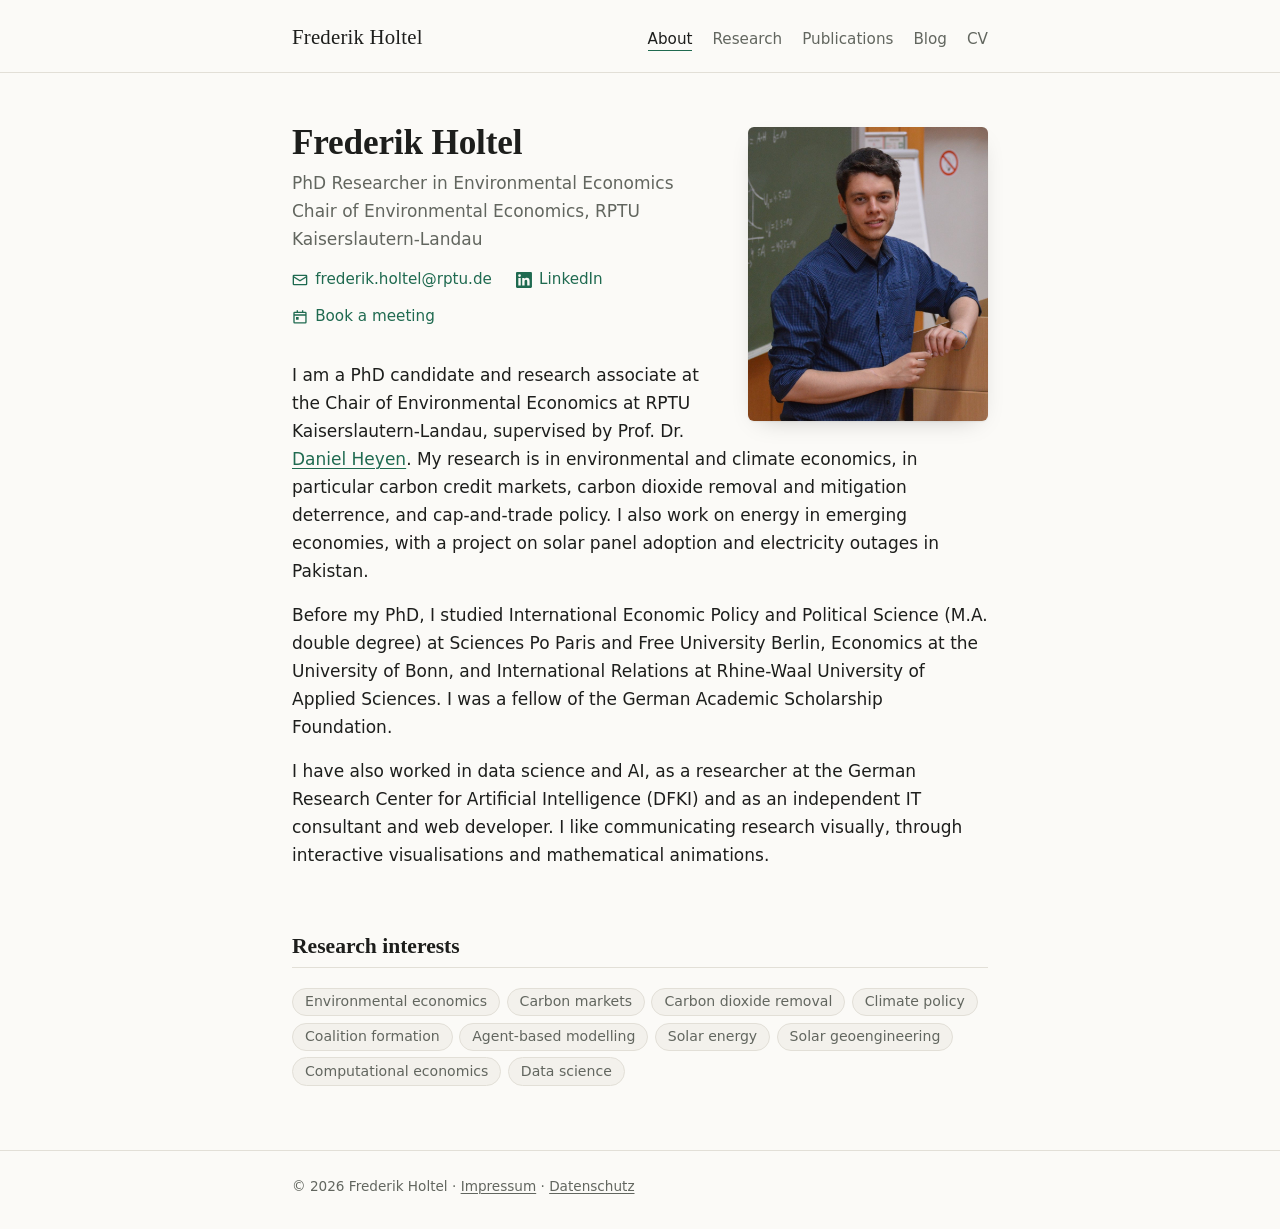
<file: index.html>
<!doctype html>
<html lang="en">
<head>
  <meta charset="utf-8">
  <meta name="viewport" content="width=device-width, initial-scale=1">
  <title>Frederik Holtel · Personal Website</title>
  <meta name="description" content="Frederik Holtel is a PhD researcher in environmental economics at RPTU Kaiserslautern-Landau, working on carbon markets, carbon dioxide removal and climate policy.">
  <link rel="canonical" href="https://www.frederikholtel.com/">
  <meta property="og:type" content="profile">
  <meta property="og:site_name" content="Frederik Holtel">
  <meta property="og:title" content="Frederik Holtel · Personal Website">
  <meta property="og:description" content="PhD researcher in environmental economics at RPTU Kaiserslautern-Landau.">
  <meta property="og:url" content="https://www.frederikholtel.com/">
  <meta property="og:image" content="https://www.frederikholtel.com/assets/img/prof_pic_square.jpg">
  <meta name="twitter:card" content="summary">
  <link rel="icon" href="/assets/img/favicon.svg" type="image/svg+xml">
  <link rel="icon" href="/favicon.ico" sizes="48x48">
  <link rel="icon" href="/assets/img/favicon-192.png" type="image/png" sizes="192x192">
  <link rel="apple-touch-icon" href="/assets/img/favicon-192.png">
  <link rel="stylesheet" href="/assets/css/style.css">
  <script type="application/ld+json">
  {
    "@context": "https://schema.org",
    "@type": "Person",
    "name": "Frederik Holtel",
    "url": "https://www.frederikholtel.com/",
    "image": "https://www.frederikholtel.com/assets/img/prof_pic_square.jpg",
    "jobTitle": "PhD Researcher in Environmental Economics",
    "affiliation": { "@type": "CollegeOrUniversity", "name": "RPTU Kaiserslautern-Landau" },
    "sameAs": ["https://www.linkedin.com/in/frederik-holtel/"]
  }
  </script>
  <script type="application/ld+json">
  {
    "@context": "https://schema.org",
    "@type": "WebSite",
    "name": "Frederik Holtel",
    "alternateName": "Frederik Holtel Personal Website",
    "url": "https://www.frederikholtel.com/"
  }
  </script>
</head>
<body>
  <header class="site-header">
    <div class="wrap">
      <a class="site-name" href="/">Frederik Holtel</a>
      <nav class="site-nav" aria-label="Main">
        <ul>
          <li><a href="/" aria-current="page">About</a></li>
          <li><a href="/research/">Research</a></li>
          <li><a href="/publications/">Publications</a></li>
          <li><a href="/blog/">Blog</a></li>
          <li><a href="/cv/">CV</a></li>
        </ul>
      </nav>
    </div>
  </header>

  <main>
    <div class="wrap">
      <section class="intro">
        <img class="portrait" src="/assets/img/prof_pic.jpg" width="900" height="1105" alt="Portrait of Frederik Holtel">
        <h1>Frederik Holtel</h1>
        <p class="role">PhD Researcher in Environmental Economics<br>Chair of Environmental Economics, RPTU Kaiserslautern-Landau</p>
        <ul class="contact-links">
          <li>
            <a class="js-email" href="#" data-u="letloh.kirederf" data-d="ed.utpr">
              <svg viewBox="0 0 24 24" aria-hidden="true"><path d="M3 4h18a2 2 0 0 1 2 2v12a2 2 0 0 1-2 2H3a2 2 0 0 1-2-2V6a2 2 0 0 1 2-2zm0 2.2v.3l9 5.6 9-5.6v-.3H3zm18 2.6-9 5.6-9-5.6V18h18V8.8z"/></svg>
              <span class="js-email-text">frederik.holtel [at] rptu.de</span>
            </a>
          </li>
          <li>
            <a href="https://www.linkedin.com/in/frederik-holtel/" rel="me noopener">
              <svg viewBox="0 0 24 24" aria-hidden="true"><path d="M20.45 20.45h-3.56v-5.57c0-1.33-.02-3.04-1.85-3.04-1.85 0-2.14 1.45-2.14 2.94v5.67H9.35V9h3.41v1.56h.05c.48-.9 1.64-1.85 3.37-1.85 3.6 0 4.27 2.37 4.27 5.46v6.28zM5.34 7.43a2.06 2.06 0 1 1 0-4.13 2.06 2.06 0 0 1 0 4.13zM7.12 20.45H3.56V9h3.56v11.45zM22.22 0H1.77C.79 0 0 .77 0 1.73v20.54C0 23.23.79 24 1.77 24h20.45c.98 0 1.78-.77 1.78-1.73V1.73C24 .77 23.2 0 22.22 0z"/></svg>
              <span>LinkedIn</span>
            </a>
          </li>
          <li>
            <a href="https://calendly.com/frederik-holtel/30min" rel="noopener">
              <svg viewBox="0 0 24 24" aria-hidden="true"><path d="M7 2h2v2h6V2h2v2h3a2 2 0 0 1 2 2v14a2 2 0 0 1-2 2H4a2 2 0 0 1-2-2V6a2 2 0 0 1 2-2h3V2zM4 10v10h16V10H4zm0-4v2h16V6H4zm2 6h4v4H6v-4z"/></svg>
              <span>Book a meeting</span>
            </a>
          </li>
        </ul>

        <div class="bio">
          <p>I am a PhD candidate and research associate at the Chair of Environmental Economics at RPTU Kaiserslautern-Landau, supervised by Prof. Dr. <a href="https://sites.google.com/site/researchdanielheyen/">Daniel Heyen</a>. My research is in environmental and climate economics, in particular carbon credit markets, carbon dioxide removal and mitigation deterrence, and cap-and-trade policy. I also work on energy in emerging economies, with a project on solar panel adoption and electricity outages in Pakistan.</p>

          <p>Before my PhD, I studied International Economic Policy and Political Science (M.A. double degree) at Sciences Po Paris and Free University Berlin, Economics at the University of Bonn, and International Relations at Rhine-Waal University of Applied Sciences. I was a fellow of the German Academic Scholarship Foundation.</p>

          <p>I have also worked in data science and AI, as a researcher at the German Research Center for Artificial Intelligence (DFKI) and as an independent IT consultant and web developer. I like communicating research visually, through interactive visualisations and mathematical animations.</p>
        </div>
      </section>

      <h2>Research interests</h2>
      <ul class="tags">
        <li>Environmental economics</li>
        <li>Carbon markets</li>
        <li>Carbon dioxide removal</li>
        <li>Climate policy</li>
        <li>Coalition formation</li>
        <li>Agent-based modelling</li>
        <li>Solar energy</li>
        <li>Solar geoengineering</li>
        <li>Computational economics</li>
        <li>Data science</li>
      </ul>
    </div>
  </main>

  <footer class="site-footer">
    <div class="wrap">© 2026 Frederik Holtel · <a href="/impressum/">Impressum</a> · <a href="/datenschutz/">Datenschutz</a></div>
  </footer>
  <script src="/assets/js/email.js" defer></script>
  <script data-goatcounter="https://frederikholtel.goatcounter.com/count" async src="https://gc.zgo.at/count.js"></script>
</body>
</html>
</file>
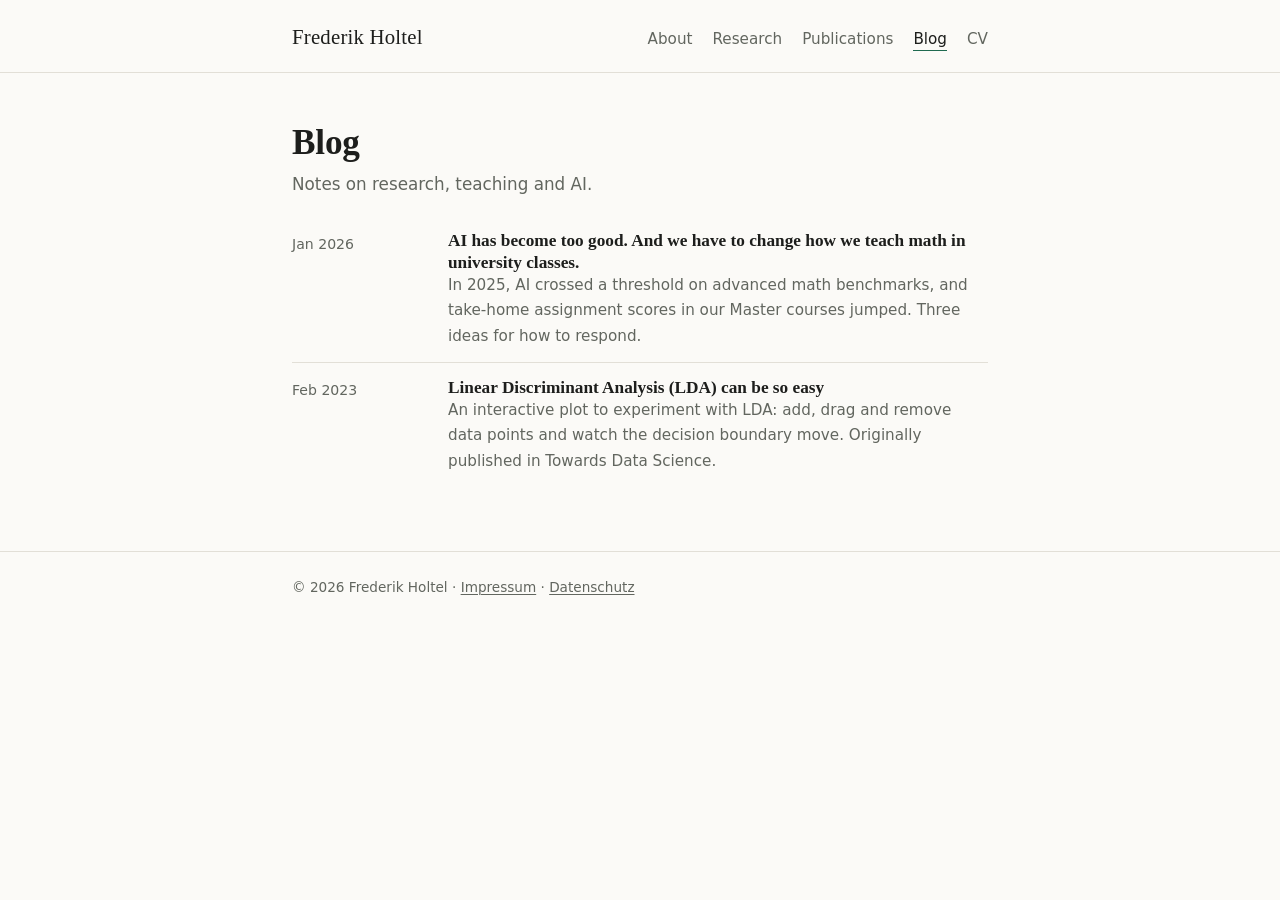
<file: blog/index.html>
<!doctype html>
<html lang="en">
<head>
  <meta charset="utf-8">
  <meta name="viewport" content="width=device-width, initial-scale=1">
  <title>Blog · Frederik Holtel</title>
  <meta name="description" content="Notes by Frederik Holtel on environmental economics, teaching and AI.">
  <link rel="canonical" href="https://www.frederikholtel.com/blog/">
  <meta property="og:type" content="website">
  <meta property="og:site_name" content="Frederik Holtel">
  <meta property="og:title" content="Blog · Frederik Holtel">
  <meta property="og:description" content="Notes by Frederik Holtel on environmental economics, teaching and AI.">
  <meta property="og:url" content="https://www.frederikholtel.com/blog/">
  <meta property="og:image" content="https://www.frederikholtel.com/assets/img/prof_pic_square.jpg">
  <meta name="twitter:card" content="summary">
  <link rel="icon" href="/assets/img/favicon.svg" type="image/svg+xml">
  <link rel="icon" href="/favicon.ico" sizes="48x48">
  <link rel="icon" href="/assets/img/favicon-192.png" type="image/png" sizes="192x192">
  <link rel="apple-touch-icon" href="/assets/img/favicon-192.png">
  <link rel="stylesheet" href="/assets/css/style.css">
</head>
<body>
  <header class="site-header">
    <div class="wrap">
      <a class="site-name" href="/">Frederik Holtel</a>
      <nav class="site-nav" aria-label="Main">
        <ul>
          <li><a href="/">About</a></li>
          <li><a href="/research/">Research</a></li>
          <li><a href="/publications/">Publications</a></li>
          <li><a href="/blog/" aria-current="page">Blog</a></li>
          <li><a href="/cv/">CV</a></li>
        </ul>
      </nav>
    </div>
  </header>

  <main>
    <div class="wrap">
      <h1>Blog</h1>
      <p class="lede">Notes on research, teaching and AI.</p>

      <ul class="timeline">
        <li>
          <span class="when"><time datetime="2026-01-06">Jan 2026</time></span>
          <div class="what">
            <h3><a class="post-link" href="/blog/ai-math-teaching/">AI has become too good. And we have to change how we teach math in university classes.</a></h3>
            <p class="sub">In 2025, AI crossed a threshold on advanced math benchmarks, and take-home assignment scores in our Master courses jumped. Three ideas for how to respond.</p>
          </div>
        </li>
        <li>
          <span class="when"><time datetime="2023-02-20">Feb 2023</time></span>
          <div class="what">
            <h3><a class="post-link" href="/blog/lda-interactive/">Linear Discriminant Analysis (LDA) can be so easy</a></h3>
            <p class="sub">An interactive plot to experiment with LDA: add, drag and remove data points and watch the decision boundary move. Originally published in Towards Data Science.</p>
          </div>
        </li>
      </ul>
    </div>
  </main>

  <footer class="site-footer">
    <div class="wrap">© 2026 Frederik Holtel · <a href="/impressum/">Impressum</a> · <a href="/datenschutz/">Datenschutz</a></div>
  </footer>
  <script data-goatcounter="https://frederikholtel.goatcounter.com/count" async src="https://gc.zgo.at/count.js"></script>
</body>
</html>
</file>
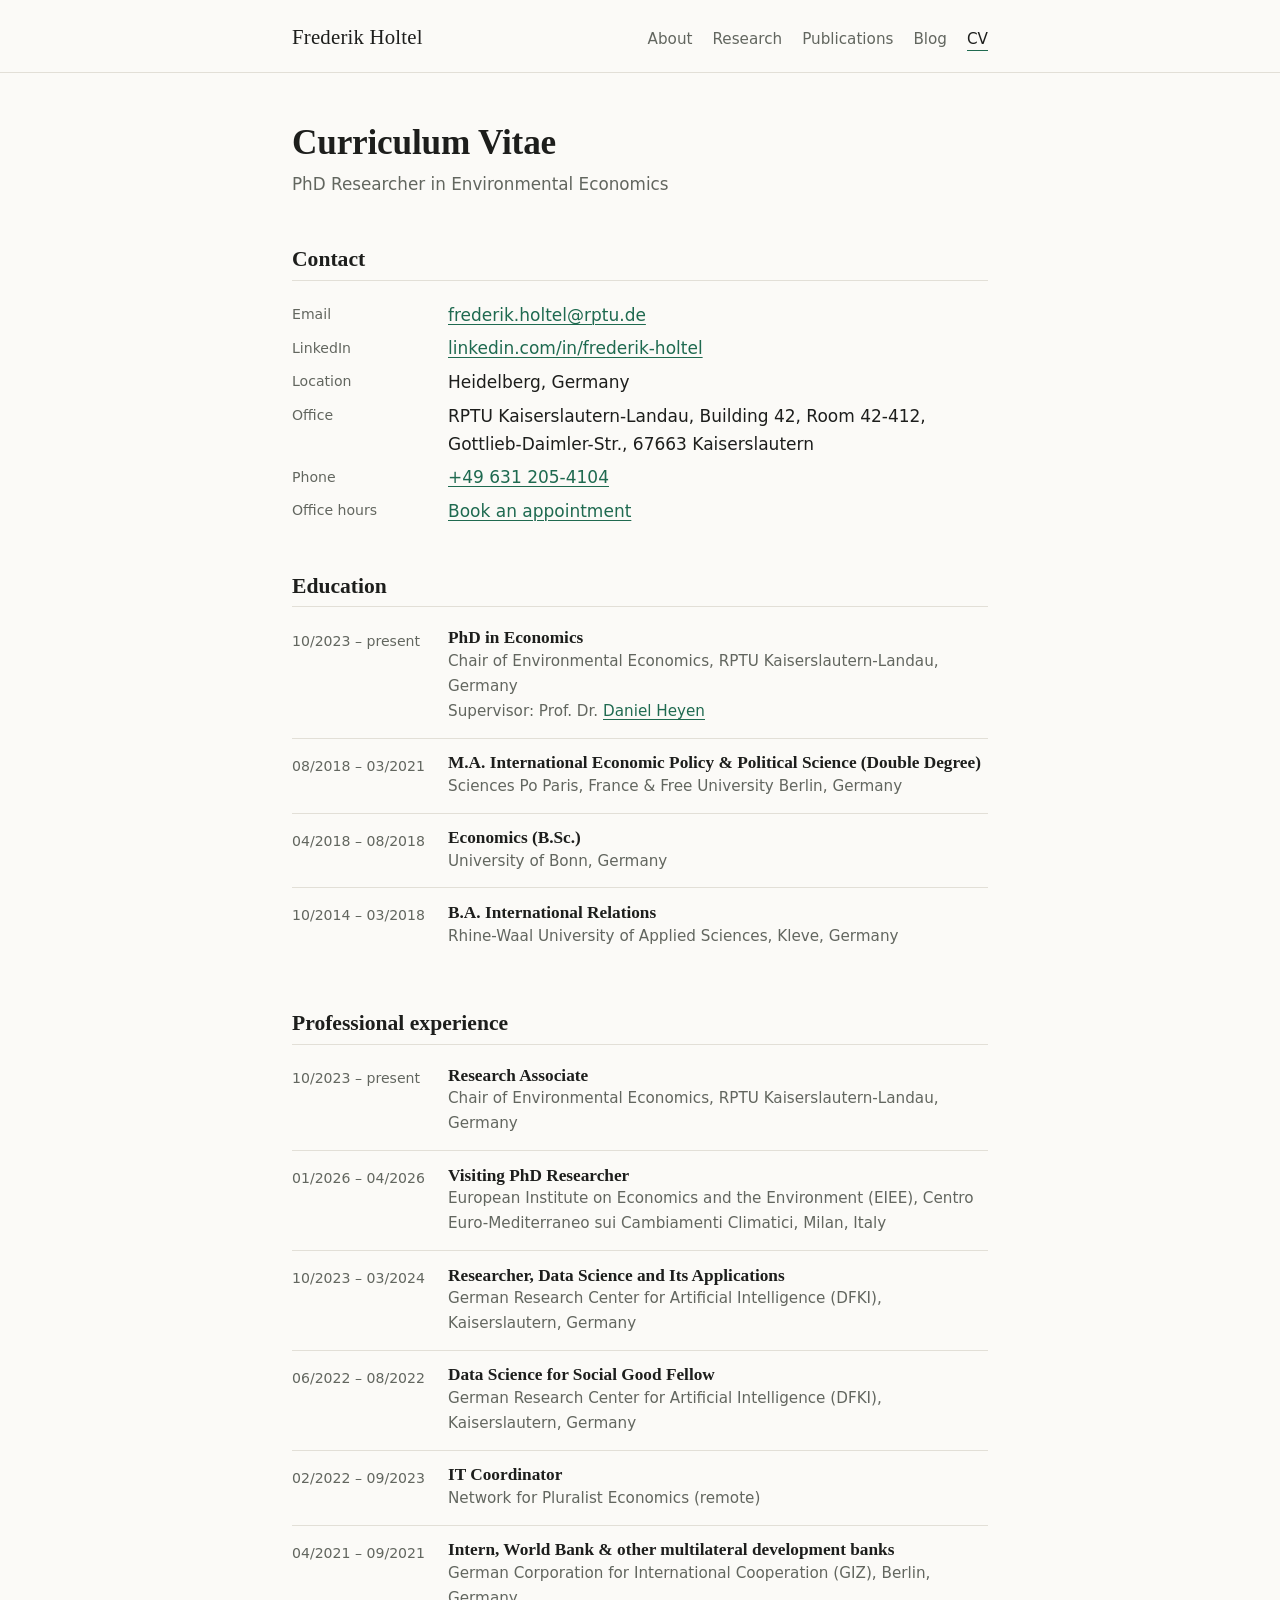
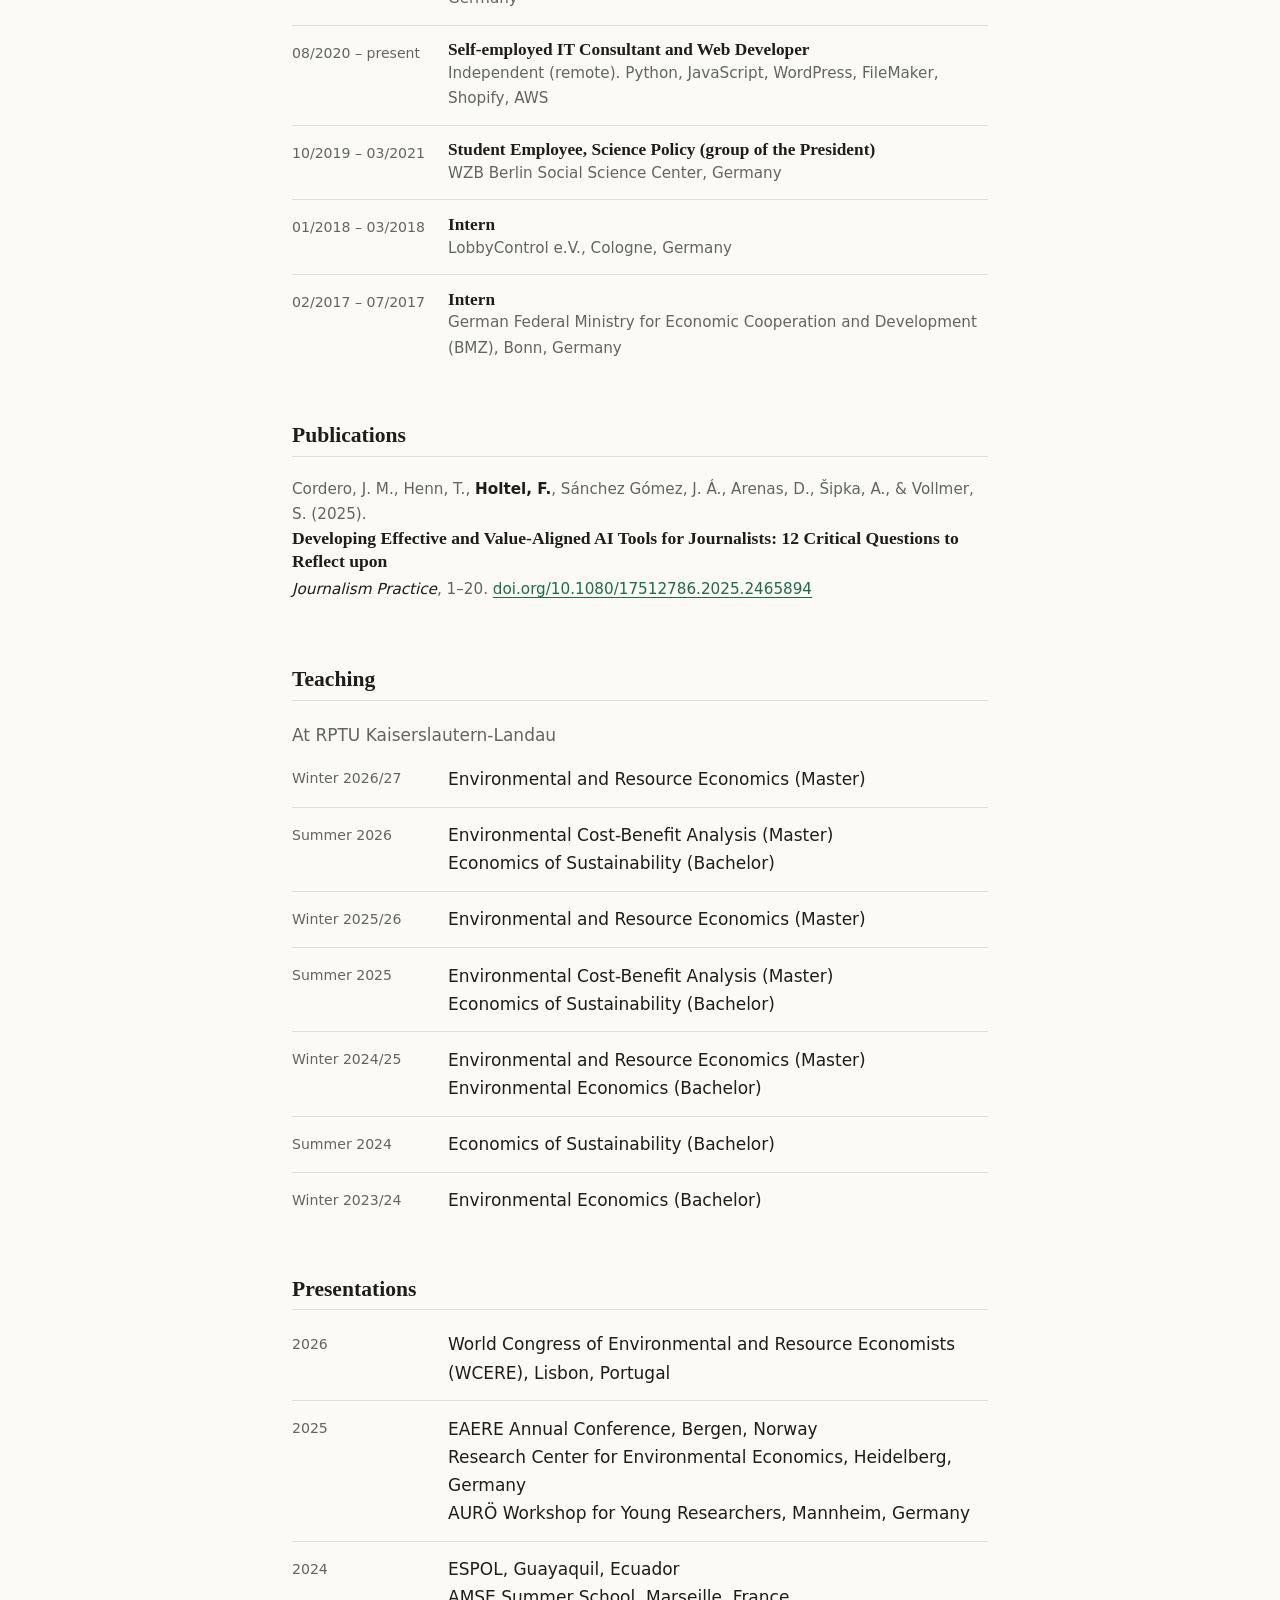
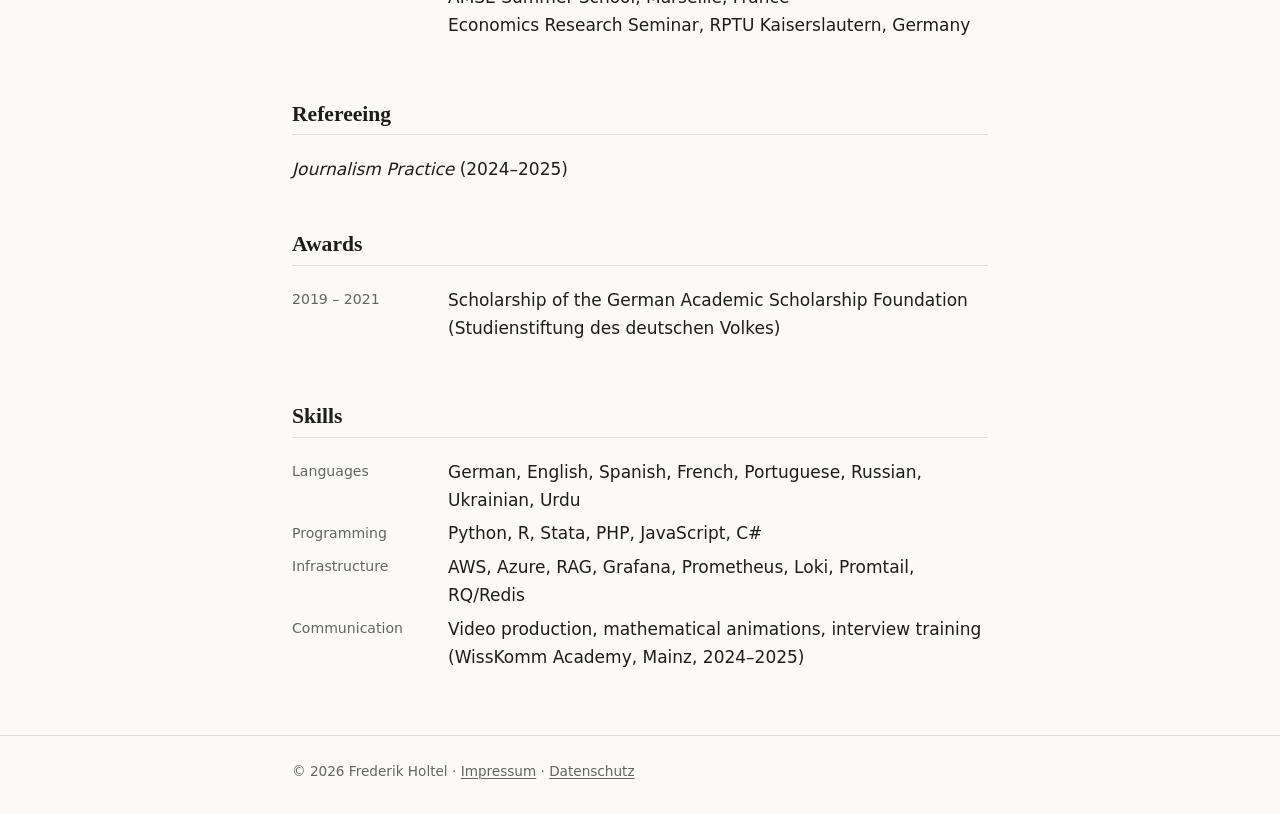
<file: cv/index.html>
<!doctype html>
<html lang="en">
<head>
  <meta charset="utf-8">
  <meta name="viewport" content="width=device-width, initial-scale=1">
  <title>CV · Frederik Holtel</title>
  <meta name="description" content="Curriculum vitae of Frederik Holtel, PhD researcher in environmental economics at RPTU Kaiserslautern-Landau.">
  <link rel="canonical" href="https://www.frederikholtel.com/cv/">
  <meta property="og:type" content="profile">
  <meta property="og:site_name" content="Frederik Holtel">
  <meta property="og:title" content="CV · Frederik Holtel">
  <meta property="og:description" content="Curriculum vitae of Frederik Holtel, PhD researcher in environmental economics at RPTU Kaiserslautern-Landau.">
  <meta property="og:url" content="https://www.frederikholtel.com/cv/">
  <meta property="og:image" content="https://www.frederikholtel.com/assets/img/prof_pic_square.jpg">
  <meta name="twitter:card" content="summary">
  <link rel="icon" href="/assets/img/favicon.svg" type="image/svg+xml">
  <link rel="icon" href="/favicon.ico" sizes="48x48">
  <link rel="icon" href="/assets/img/favicon-192.png" type="image/png" sizes="192x192">
  <link rel="apple-touch-icon" href="/assets/img/favicon-192.png">
  <link rel="stylesheet" href="/assets/css/style.css">
</head>
<body>
  <header class="site-header">
    <div class="wrap">
      <a class="site-name" href="/">Frederik Holtel</a>
      <nav class="site-nav" aria-label="Main">
        <ul>
          <li><a href="/">About</a></li>
          <li><a href="/research/">Research</a></li>
          <li><a href="/publications/">Publications</a></li>
          <li><a href="/blog/">Blog</a></li>
          <li><a href="/cv/" aria-current="page">CV</a></li>
        </ul>
      </nav>
    </div>
  </header>

  <main>
    <div class="wrap">
      <h1>Curriculum Vitae</h1>
      <p class="lede">PhD Researcher in Environmental Economics</p>

      <h2>Contact</h2>
      <dl class="cv-contact">
        <dt>Email</dt>
        <dd><a class="js-email" href="#" data-u="letloh.kirederf" data-d="ed.utpr">frederik.holtel [at] rptu.de</a></dd>
        <dt>LinkedIn</dt>
        <dd><a href="https://www.linkedin.com/in/frederik-holtel/" rel="me noopener">linkedin.com/in/frederik-holtel</a></dd>
        <dt>Location</dt>
        <dd>Heidelberg, Germany</dd>
        <dt>Office</dt>
        <dd>RPTU Kaiserslautern-Landau, Building 42, Room 42-412, Gottlieb-Daimler-Str., 67663 Kaiserslautern</dd>
        <dt>Phone</dt>
        <dd><a href="tel:+496312054104">+49 631 205-4104</a></dd>
        <dt>Office hours</dt>
        <dd><a href="https://calendly.com/frederik-holtel/30min" rel="noopener">Book an appointment</a></dd>
      </dl>

      <h2>Education</h2>
      <ul class="timeline">
        <li>
          <span class="when">10/2023 – present</span>
          <div class="what">
            <h3>PhD in Economics</h3>
            <p class="sub">Chair of Environmental Economics, RPTU Kaiserslautern-Landau, Germany<br>Supervisor: Prof. Dr. <a href="https://sites.google.com/site/researchdanielheyen/">Daniel Heyen</a></p>
          </div>
        </li>
        <li>
          <span class="when">08/2018 – 03/2021</span>
          <div class="what">
            <h3>M.A. International Economic Policy &amp; Political Science (Double Degree)</h3>
            <p class="sub">Sciences Po Paris, France &amp; Free University Berlin, Germany</p>
          </div>
        </li>
        <li>
          <span class="when">04/2018 – 08/2018</span>
          <div class="what">
            <h3>Economics (B.Sc.)</h3>
            <p class="sub">University of Bonn, Germany</p>
          </div>
        </li>
        <li>
          <span class="when">10/2014 – 03/2018</span>
          <div class="what">
            <h3>B.A. International Relations</h3>
            <p class="sub">Rhine-Waal University of Applied Sciences, Kleve, Germany</p>
          </div>
        </li>
      </ul>

      <h2>Professional experience</h2>
      <ul class="timeline">
        <li>
          <span class="when">10/2023 – present</span>
          <div class="what">
            <h3>Research Associate</h3>
            <p class="sub">Chair of Environmental Economics, RPTU Kaiserslautern-Landau, Germany</p>
          </div>
        </li>
        <li>
          <span class="when">01/2026 – 04/2026</span>
          <div class="what">
            <h3>Visiting PhD Researcher</h3>
            <p class="sub">European Institute on Economics and the Environment (EIEE), Centro Euro-Mediterraneo sui Cambiamenti Climatici, Milan, Italy</p>
          </div>
        </li>
        <li>
          <span class="when">10/2023 – 03/2024</span>
          <div class="what">
            <h3>Researcher, Data Science and Its Applications</h3>
            <p class="sub">German Research Center for Artificial Intelligence (DFKI), Kaiserslautern, Germany</p>
          </div>
        </li>
        <li>
          <span class="when">06/2022 – 08/2022</span>
          <div class="what">
            <h3>Data Science for Social Good Fellow</h3>
            <p class="sub">German Research Center for Artificial Intelligence (DFKI), Kaiserslautern, Germany</p>
          </div>
        </li>
        <li>
          <span class="when">02/2022 – 09/2023</span>
          <div class="what">
            <h3>IT Coordinator</h3>
            <p class="sub">Network for Pluralist Economics (remote)</p>
          </div>
        </li>
        <li>
          <span class="when">04/2021 – 09/2021</span>
          <div class="what">
            <h3>Intern, World Bank &amp; other multilateral development banks</h3>
            <p class="sub">German Corporation for International Cooperation (GIZ), Berlin, Germany</p>
          </div>
        </li>
        <li>
          <span class="when">08/2020 – present</span>
          <div class="what">
            <h3>Self-employed IT Consultant and Web Developer</h3>
            <p class="sub">Independent (remote). Python, JavaScript, WordPress, FileMaker, Shopify, AWS</p>
          </div>
        </li>
        <li>
          <span class="when">10/2019 – 03/2021</span>
          <div class="what">
            <h3>Student Employee, Science Policy (group of the President)</h3>
            <p class="sub">WZB Berlin Social Science Center, Germany</p>
          </div>
        </li>
        <li>
          <span class="when">01/2018 – 03/2018</span>
          <div class="what">
            <h3>Intern</h3>
            <p class="sub">LobbyControl e.V., Cologne, Germany</p>
          </div>
        </li>
        <li>
          <span class="when">02/2017 – 07/2017</span>
          <div class="what">
            <h3>Intern</h3>
            <p class="sub">German Federal Ministry for Economic Cooperation and Development (BMZ), Bonn, Germany</p>
          </div>
        </li>
      </ul>

      <h2>Publications</h2>
      <ul class="works">
        <li>
          <p class="authors">Cordero, J. M., Henn, T., <span class="me">Holtel, F.</span>, Sánchez Gómez, J. Á., Arenas, D., Šipka, A., &amp; Vollmer, S. (2025).</p>
          <p class="title">Developing Effective and Value-Aligned AI Tools for Journalists: 12 Critical Questions to Reflect upon</p>
          <p class="venue"><em>Journalism Practice</em>, 1–20. <a href="https://doi.org/10.1080/17512786.2025.2465894">doi.org/10.1080/17512786.2025.2465894</a></p>
        </li>
      </ul>

      <h2>Teaching</h2>
      <p class="muted">At RPTU Kaiserslautern-Landau</p>
      <ul class="timeline">
        <li>
          <span class="when">Winter 2026/27</span>
          <div class="what"><p>Environmental and Resource Economics (Master)</p></div>
        </li>
        <li>
          <span class="when">Summer 2026</span>
          <div class="what"><p>Environmental Cost-Benefit Analysis (Master)</p><p>Economics of Sustainability (Bachelor)</p></div>
        </li>
        <li>
          <span class="when">Winter 2025/26</span>
          <div class="what"><p>Environmental and Resource Economics (Master)</p></div>
        </li>
        <li>
          <span class="when">Summer 2025</span>
          <div class="what"><p>Environmental Cost-Benefit Analysis (Master)</p><p>Economics of Sustainability (Bachelor)</p></div>
        </li>
        <li>
          <span class="when">Winter 2024/25</span>
          <div class="what"><p>Environmental and Resource Economics (Master)</p><p>Environmental Economics (Bachelor)</p></div>
        </li>
        <li>
          <span class="when">Summer 2024</span>
          <div class="what"><p>Economics of Sustainability (Bachelor)</p></div>
        </li>
        <li>
          <span class="when">Winter 2023/24</span>
          <div class="what"><p>Environmental Economics (Bachelor)</p></div>
        </li>
      </ul>

      <h2>Presentations</h2>
      <ul class="timeline">
        <li>
          <span class="when">2026</span>
          <div class="what"><p>World Congress of Environmental and Resource Economists (WCERE), Lisbon, Portugal</p></div>
        </li>
        <li>
          <span class="when">2025</span>
          <div class="what"><p>EAERE Annual Conference, Bergen, Norway</p><p>Research Center for Environmental Economics, Heidelberg, Germany</p><p>AURÖ Workshop for Young Researchers, Mannheim, Germany</p></div>
        </li>
        <li>
          <span class="when">2024</span>
          <div class="what"><p>ESPOL, Guayaquil, Ecuador</p><p>AMSE Summer School, Marseille, France</p><p>Economics Research Seminar, RPTU Kaiserslautern, Germany</p></div>
        </li>
      </ul>

      <h2>Refereeing</h2>
      <p><em>Journalism Practice</em> (2024–2025)</p>

      <h2>Awards</h2>
      <ul class="timeline">
        <li>
          <span class="when">2019 – 2021</span>
          <div class="what"><p>Scholarship of the German Academic Scholarship Foundation (Studienstiftung des deutschen Volkes)</p></div>
        </li>
      </ul>

      <h2>Skills</h2>
      <dl class="cv-contact">
        <dt>Languages</dt>
        <dd>German, English, Spanish, French, Portuguese, Russian, Ukrainian, Urdu</dd>
        <dt>Programming</dt>
        <dd>Python, R, Stata, PHP, JavaScript, C#</dd>
        <dt>Infrastructure</dt>
        <dd>AWS, Azure, RAG, Grafana, Prometheus, Loki, Promtail, RQ/Redis</dd>
        <dt>Communication</dt>
        <dd>Video production, mathematical animations, interview training (WissKomm Academy, Mainz, 2024–2025)</dd>
      </dl>
    </div>
  </main>

  <footer class="site-footer">
    <div class="wrap">© 2026 Frederik Holtel · <a href="/impressum/">Impressum</a> · <a href="/datenschutz/">Datenschutz</a></div>
  </footer>
  <script src="/assets/js/email.js" defer></script>
  <script data-goatcounter="https://frederikholtel.goatcounter.com/count" async src="https://gc.zgo.at/count.js"></script>
</body>
</html>
</file>
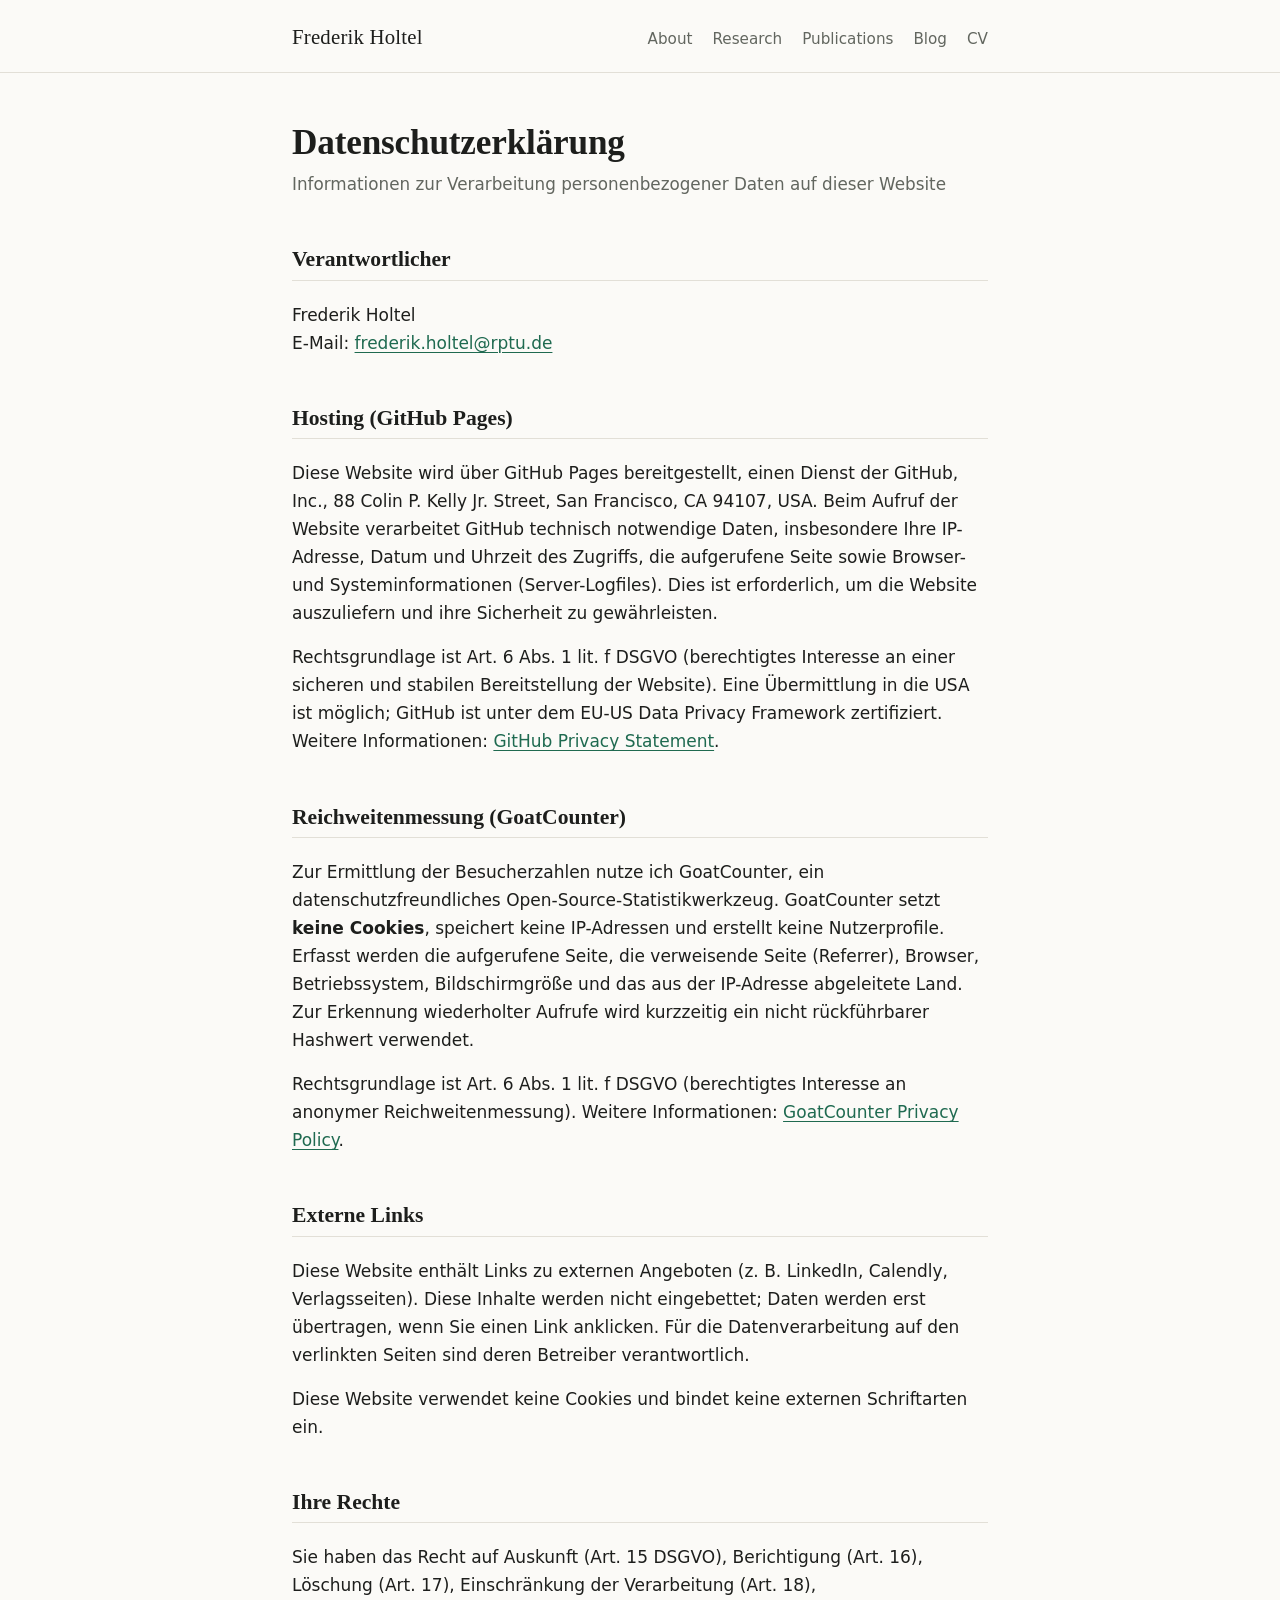
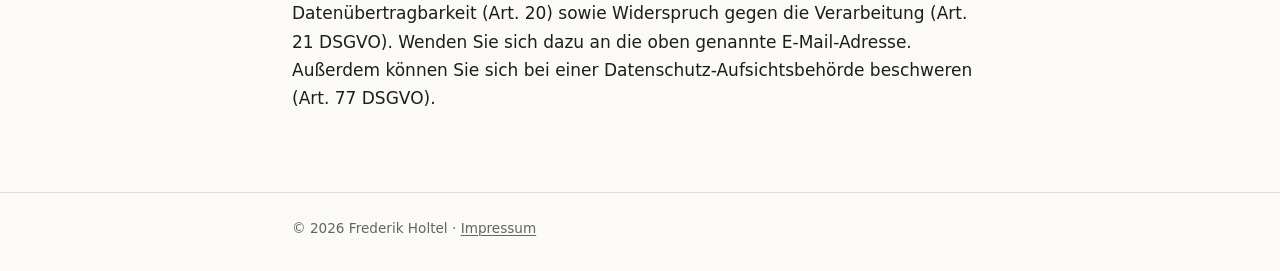
<file: datenschutz/index.html>
<!doctype html>
<html lang="de">
<head>
  <meta charset="utf-8">
  <meta name="viewport" content="width=device-width, initial-scale=1">
  <title>Datenschutz · Frederik Holtel</title>
  <meta name="description" content="Datenschutzerklärung (privacy policy) of frederikholtel.com.">
  <meta name="robots" content="noindex, follow">
  <link rel="canonical" href="https://www.frederikholtel.com/datenschutz/">
  <link rel="icon" href="/assets/img/favicon.svg" type="image/svg+xml">
  <link rel="icon" href="/favicon.ico" sizes="48x48">
  <link rel="icon" href="/assets/img/favicon-192.png" type="image/png" sizes="192x192">
  <link rel="apple-touch-icon" href="/assets/img/favicon-192.png">
  <link rel="stylesheet" href="/assets/css/style.css">
</head>
<body>
  <header class="site-header">
    <div class="wrap">
      <a class="site-name" href="/">Frederik Holtel</a>
      <nav class="site-nav" aria-label="Main">
        <ul>
          <li><a href="/">About</a></li>
          <li><a href="/research/">Research</a></li>
          <li><a href="/publications/">Publications</a></li>
          <li><a href="/blog/">Blog</a></li>
          <li><a href="/cv/">CV</a></li>
        </ul>
      </nav>
    </div>
  </header>

  <main>
    <div class="wrap">
      <h1>Datenschutzerklärung</h1>
      <p class="lede">Informationen zur Verarbeitung personenbezogener Daten auf dieser Website</p>

      <h2>Verantwortlicher</h2>
      <p>Frederik Holtel<br>
      E-Mail: <a class="js-email" href="#" data-u="letloh.kirederf" data-d="ed.utpr">frederik.holtel [at] rptu.de</a></p>

      <h2>Hosting (GitHub Pages)</h2>
      <p>Diese Website wird über GitHub Pages bereitgestellt, einen Dienst der GitHub, Inc., 88 Colin P. Kelly Jr. Street, San Francisco, CA 94107, USA. Beim Aufruf der Website verarbeitet GitHub technisch notwendige Daten, insbesondere Ihre IP-Adresse, Datum und Uhrzeit des Zugriffs, die aufgerufene Seite sowie Browser- und Systeminformationen (Server-Logfiles). Dies ist erforderlich, um die Website auszuliefern und ihre Sicherheit zu gewährleisten.</p>
      <p>Rechtsgrundlage ist Art. 6 Abs. 1 lit. f DSGVO (berechtigtes Interesse an einer sicheren und stabilen Bereitstellung der Website). Eine Übermittlung in die USA ist möglich; GitHub ist unter dem EU-US Data Privacy Framework zertifiziert. Weitere Informationen: <a href="https://docs.github.com/en/site-policy/privacy-policies/github-general-privacy-statement">GitHub Privacy Statement</a>.</p>

      <h2>Reichweitenmessung (GoatCounter)</h2>
      <p>Zur Ermittlung der Besucherzahlen nutze ich GoatCounter, ein datenschutzfreundliches Open-Source-Statistikwerkzeug. GoatCounter setzt <strong>keine Cookies</strong>, speichert keine IP-Adressen und erstellt keine Nutzerprofile. Erfasst werden die aufgerufene Seite, die verweisende Seite (Referrer), Browser, Betriebssystem, Bildschirmgröße und das aus der IP-Adresse abgeleitete Land. Zur Erkennung wiederholter Aufrufe wird kurzzeitig ein nicht rückführbarer Hashwert verwendet.</p>
      <p>Rechtsgrundlage ist Art. 6 Abs. 1 lit. f DSGVO (berechtigtes Interesse an anonymer Reichweitenmessung). Weitere Informationen: <a href="https://www.goatcounter.com/help/privacy">GoatCounter Privacy Policy</a>.</p>

      <h2>Externe Links</h2>
      <p>Diese Website enthält Links zu externen Angeboten (z.&nbsp;B. LinkedIn, Calendly, Verlagsseiten). Diese Inhalte werden nicht eingebettet; Daten werden erst übertragen, wenn Sie einen Link anklicken. Für die Datenverarbeitung auf den verlinkten Seiten sind deren Betreiber verantwortlich.</p>
      <p>Diese Website verwendet keine Cookies und bindet keine externen Schriftarten ein.</p>

      <h2>Ihre Rechte</h2>
      <p>Sie haben das Recht auf Auskunft (Art. 15 DSGVO), Berichtigung (Art. 16), Löschung (Art. 17), Einschränkung der Verarbeitung (Art. 18), Datenübertragbarkeit (Art. 20) sowie Widerspruch gegen die Verarbeitung (Art. 21 DSGVO). Wenden Sie sich dazu an die oben genannte E-Mail-Adresse. Außerdem können Sie sich bei einer Datenschutz-Aufsichtsbehörde beschweren (Art. 77 DSGVO).</p>
    </div>
  </main>

  <footer class="site-footer">
    <div class="wrap">© 2026 Frederik Holtel · <a href="/impressum/">Impressum</a></div>
  </footer>
  <script src="/assets/js/email.js" defer></script>
  <script data-goatcounter="https://frederikholtel.goatcounter.com/count" async src="https://gc.zgo.at/count.js"></script>
</body>
</html>
</file>
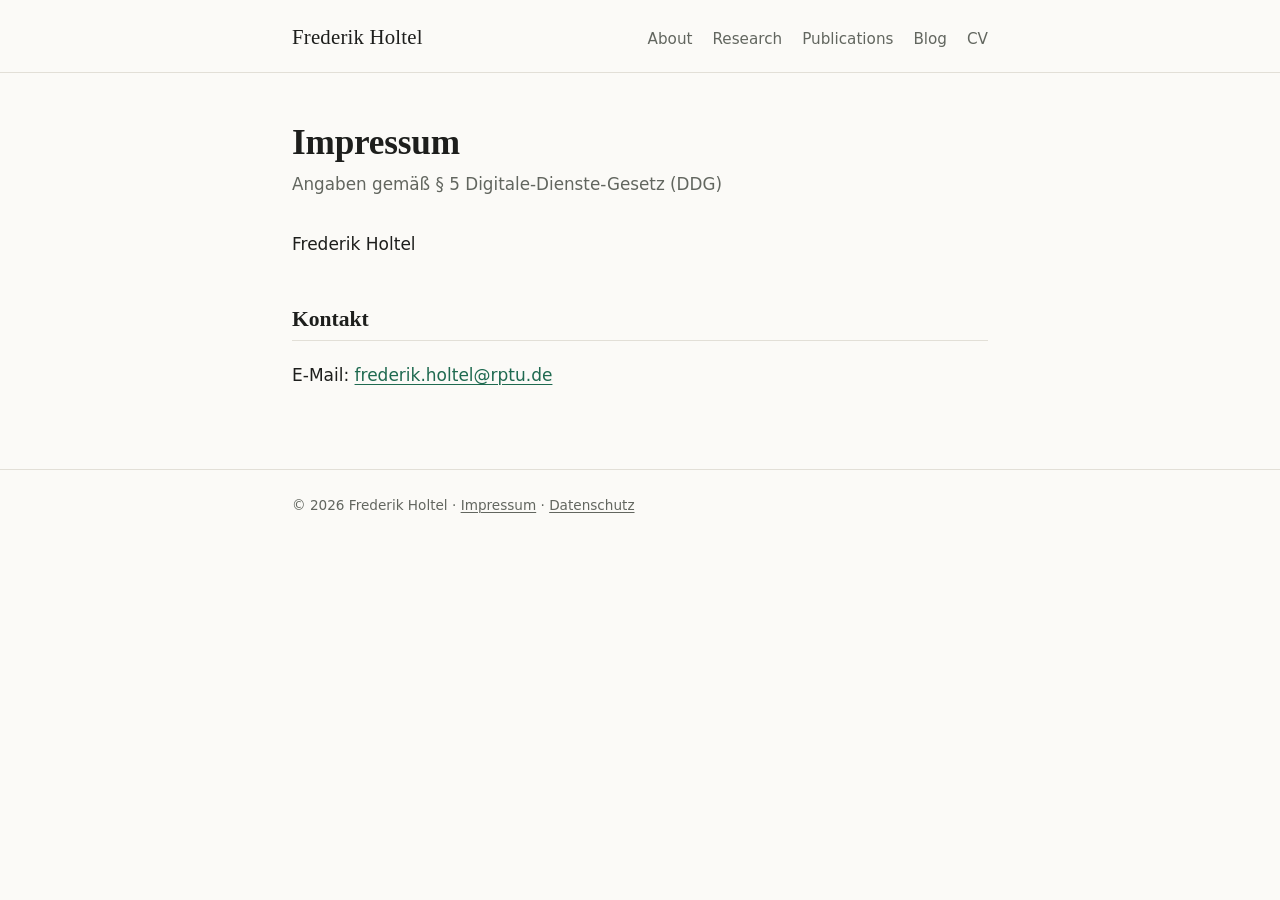
<file: impressum/index.html>
<!doctype html>
<html lang="de">
<head>
  <meta charset="utf-8">
  <meta name="viewport" content="width=device-width, initial-scale=1">
  <title>Impressum · Frederik Holtel</title>
  <meta name="description" content="Impressum (legal notice) of frederikholtel.com.">
  <meta name="robots" content="noindex, follow">
  <link rel="canonical" href="https://www.frederikholtel.com/impressum/">
  <link rel="icon" href="/assets/img/favicon.svg" type="image/svg+xml">
  <link rel="icon" href="/favicon.ico" sizes="48x48">
  <link rel="icon" href="/assets/img/favicon-192.png" type="image/png" sizes="192x192">
  <link rel="apple-touch-icon" href="/assets/img/favicon-192.png">
  <link rel="stylesheet" href="/assets/css/style.css">
</head>
<body>
  <header class="site-header">
    <div class="wrap">
      <a class="site-name" href="/">Frederik Holtel</a>
      <nav class="site-nav" aria-label="Main">
        <ul>
          <li><a href="/">About</a></li>
          <li><a href="/research/">Research</a></li>
          <li><a href="/publications/">Publications</a></li>
          <li><a href="/blog/">Blog</a></li>
          <li><a href="/cv/">CV</a></li>
        </ul>
      </nav>
    </div>
  </header>

  <main>
    <div class="wrap">
      <h1>Impressum</h1>
      <p class="lede">Angaben gemäß § 5 Digitale-Dienste-Gesetz (DDG)</p>

      <p>Frederik Holtel</p>

      <h2>Kontakt</h2>
      <p>E-Mail: <a class="js-email" href="#" data-u="letloh.kirederf" data-d="ed.utpr">frederik.holtel [at] rptu.de</a></p>
    </div>
  </main>

  <footer class="site-footer">
    <div class="wrap">© 2026 Frederik Holtel · <a href="/impressum/">Impressum</a> · <a href="/datenschutz/">Datenschutz</a></div>
  </footer>
  <script src="/assets/js/email.js" defer></script>
  <script data-goatcounter="https://frederikholtel.goatcounter.com/count" async src="https://gc.zgo.at/count.js"></script>
</body>
</html>
</file>
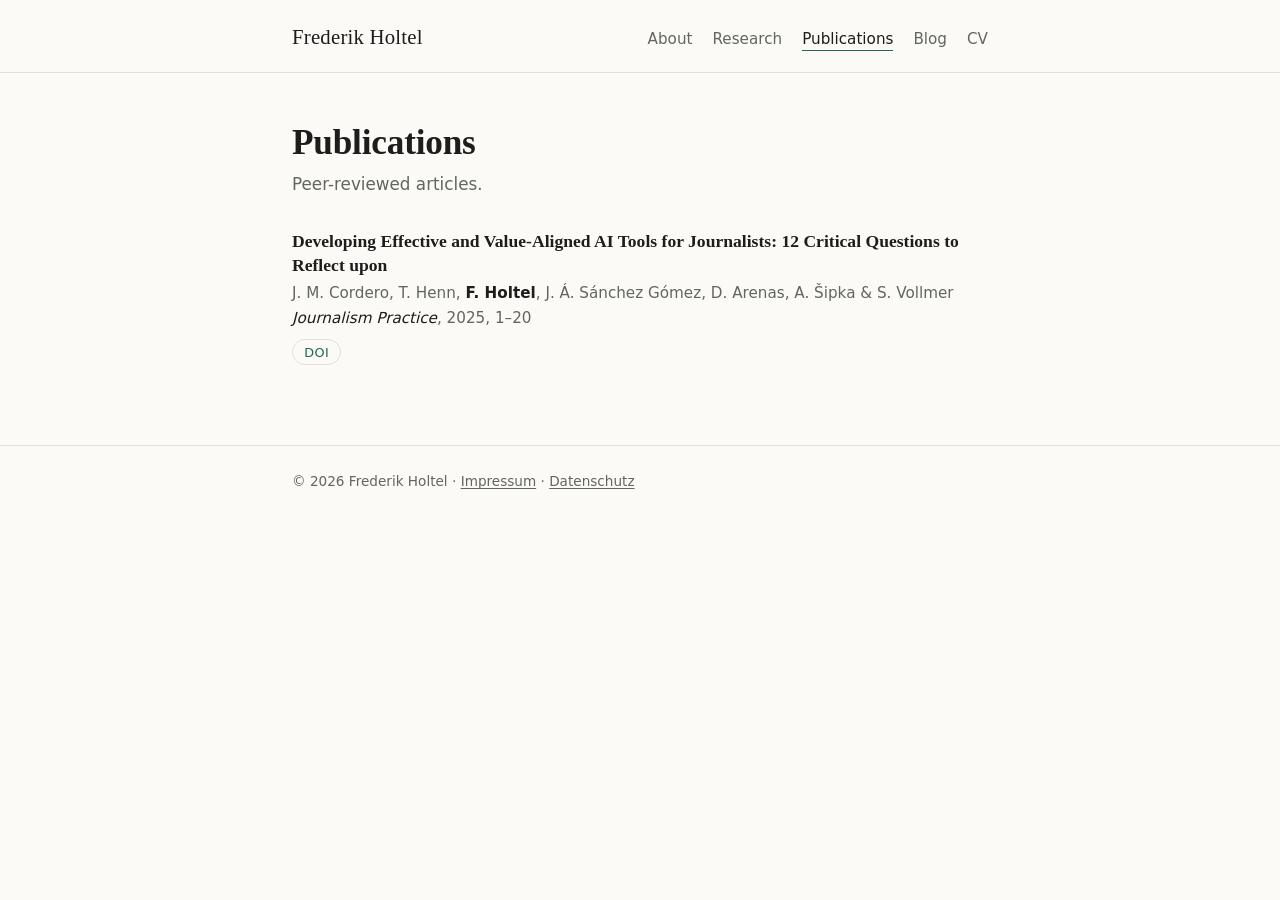
<file: publications/index.html>
<!doctype html>
<html lang="en">
<head>
  <meta charset="utf-8">
  <meta name="viewport" content="width=device-width, initial-scale=1">
  <title>Publications · Frederik Holtel</title>
  <meta name="description" content="Peer-reviewed publications of Frederik Holtel.">
  <link rel="canonical" href="https://www.frederikholtel.com/publications/">
  <meta property="og:type" content="website">
  <meta property="og:site_name" content="Frederik Holtel">
  <meta property="og:title" content="Publications · Frederik Holtel">
  <meta property="og:description" content="Peer-reviewed publications of Frederik Holtel.">
  <meta property="og:url" content="https://www.frederikholtel.com/publications/">
  <meta property="og:image" content="https://www.frederikholtel.com/assets/img/prof_pic_square.jpg">
  <meta name="twitter:card" content="summary">
  <link rel="icon" href="/assets/img/favicon.svg" type="image/svg+xml">
  <link rel="icon" href="/favicon.ico" sizes="48x48">
  <link rel="icon" href="/assets/img/favicon-192.png" type="image/png" sizes="192x192">
  <link rel="apple-touch-icon" href="/assets/img/favicon-192.png">
  <link rel="stylesheet" href="/assets/css/style.css">
  <script type="application/ld+json">
  {
    "@context": "https://schema.org",
    "@type": "ScholarlyArticle",
    "headline": "Developing Effective and Value-Aligned AI Tools for Journalists: 12 Critical Questions to Reflect upon",
    "datePublished": "2025",
    "isPartOf": { "@type": "Periodical", "name": "Journalism Practice" },
    "sameAs": "https://doi.org/10.1080/17512786.2025.2465894",
    "identifier": { "@type": "PropertyValue", "propertyID": "DOI", "value": "10.1080/17512786.2025.2465894" },
    "author": [
      { "@type": "Person", "name": "J. M. Cordero" },
      { "@type": "Person", "name": "T. Henn" },
      { "@type": "Person", "name": "Frederik Holtel", "url": "https://www.frederikholtel.com/" },
      { "@type": "Person", "name": "J. Á. Sánchez Gómez" },
      { "@type": "Person", "name": "D. Arenas" },
      { "@type": "Person", "name": "A. Šipka" },
      { "@type": "Person", "name": "S. Vollmer" }
    ]
  }
  </script>
</head>
<body>
  <header class="site-header">
    <div class="wrap">
      <a class="site-name" href="/">Frederik Holtel</a>
      <nav class="site-nav" aria-label="Main">
        <ul>
          <li><a href="/">About</a></li>
          <li><a href="/research/">Research</a></li>
          <li><a href="/publications/" aria-current="page">Publications</a></li>
          <li><a href="/blog/">Blog</a></li>
          <li><a href="/cv/">CV</a></li>
        </ul>
      </nav>
    </div>
  </header>

  <main>
    <div class="wrap">
      <h1>Publications</h1>
      <p class="lede">Peer-reviewed articles.</p>

      <ul class="works">
        <li>
          <p class="title">Developing Effective and Value-Aligned AI Tools for Journalists: 12 Critical Questions to Reflect upon</p>
          <p class="authors">J. M. Cordero, T. Henn, <span class="me">F. Holtel</span>, J. Á. Sánchez Gómez, D. Arenas, A. Šipka &amp; S. Vollmer</p>
          <p class="venue"><em>Journalism Practice</em>, 2025, 1–20</p>
          <p class="links"><a class="pill" href="https://doi.org/10.1080/17512786.2025.2465894">DOI</a></p>
        </li>
      </ul>
    </div>
  </main>

  <footer class="site-footer">
    <div class="wrap">© 2026 Frederik Holtel · <a href="/impressum/">Impressum</a> · <a href="/datenschutz/">Datenschutz</a></div>
  </footer>
  <script data-goatcounter="https://frederikholtel.goatcounter.com/count" async src="https://gc.zgo.at/count.js"></script>
</body>
</html>
</file>
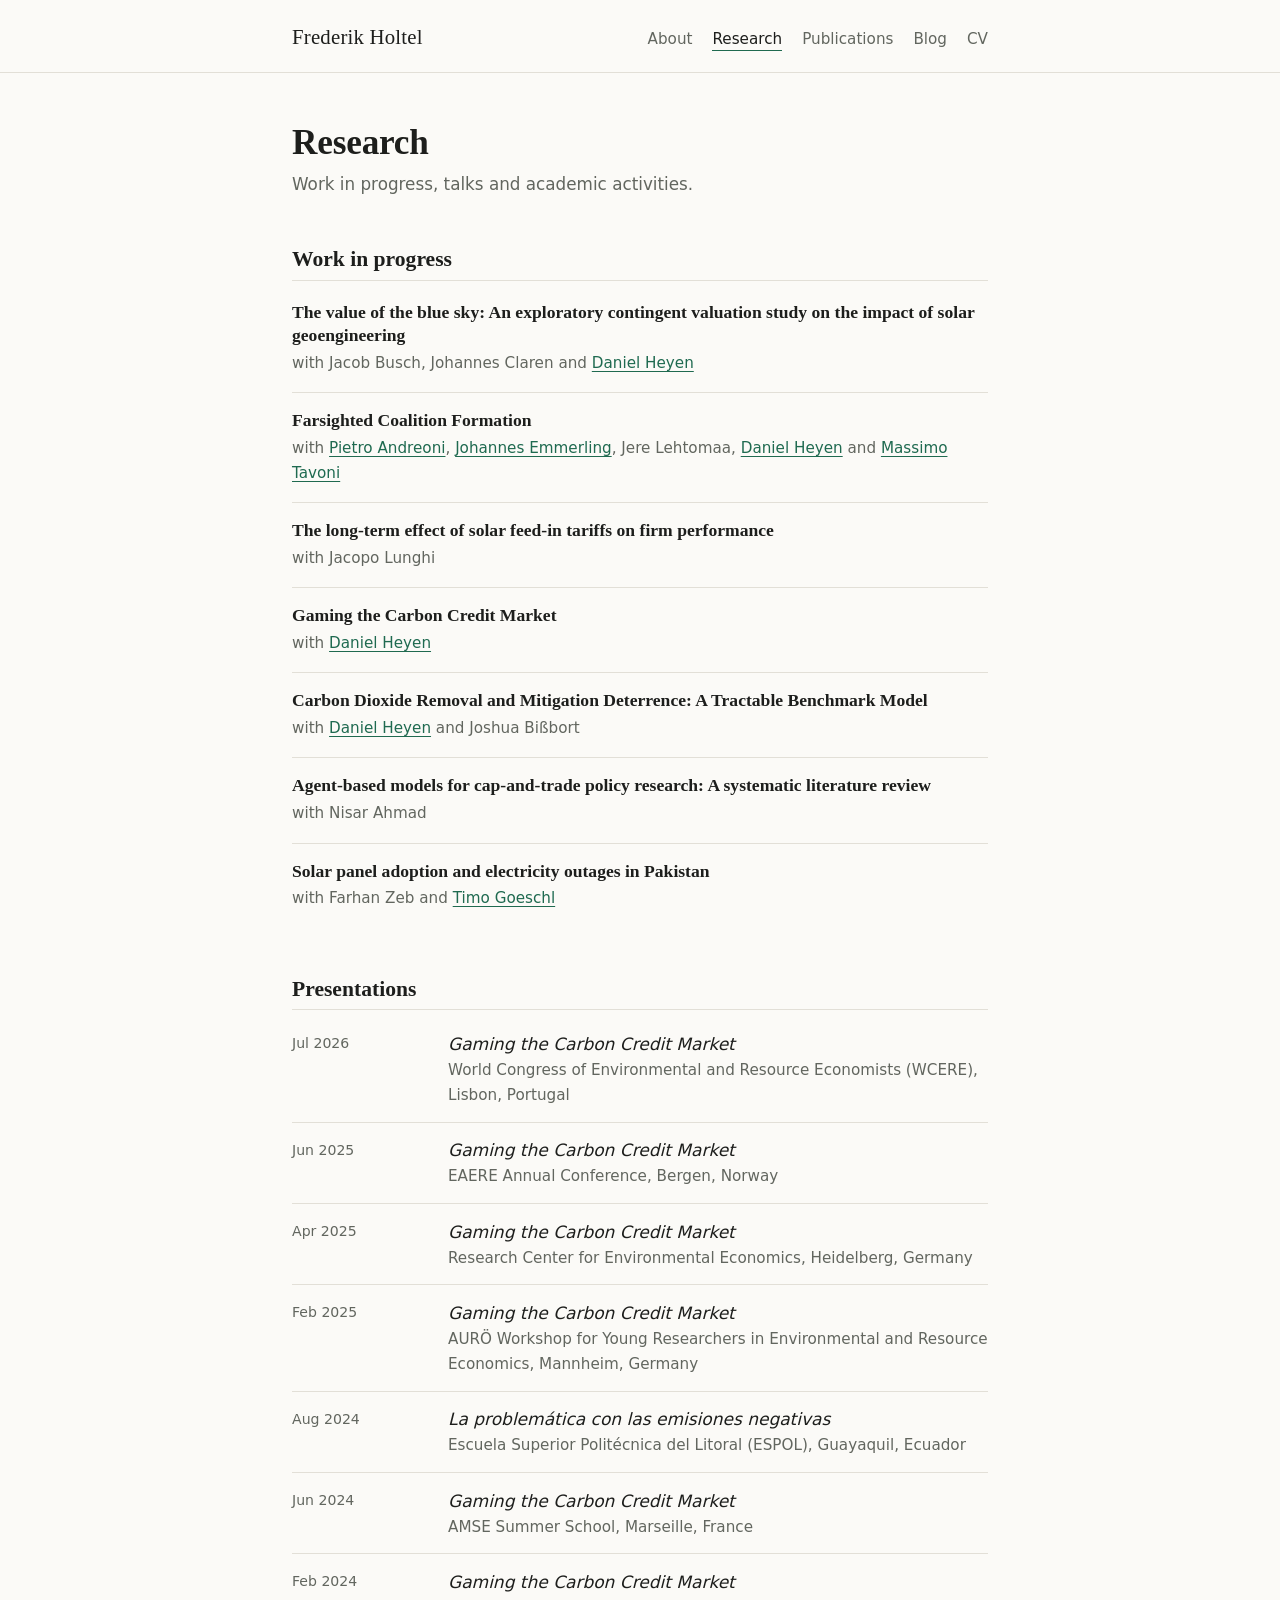
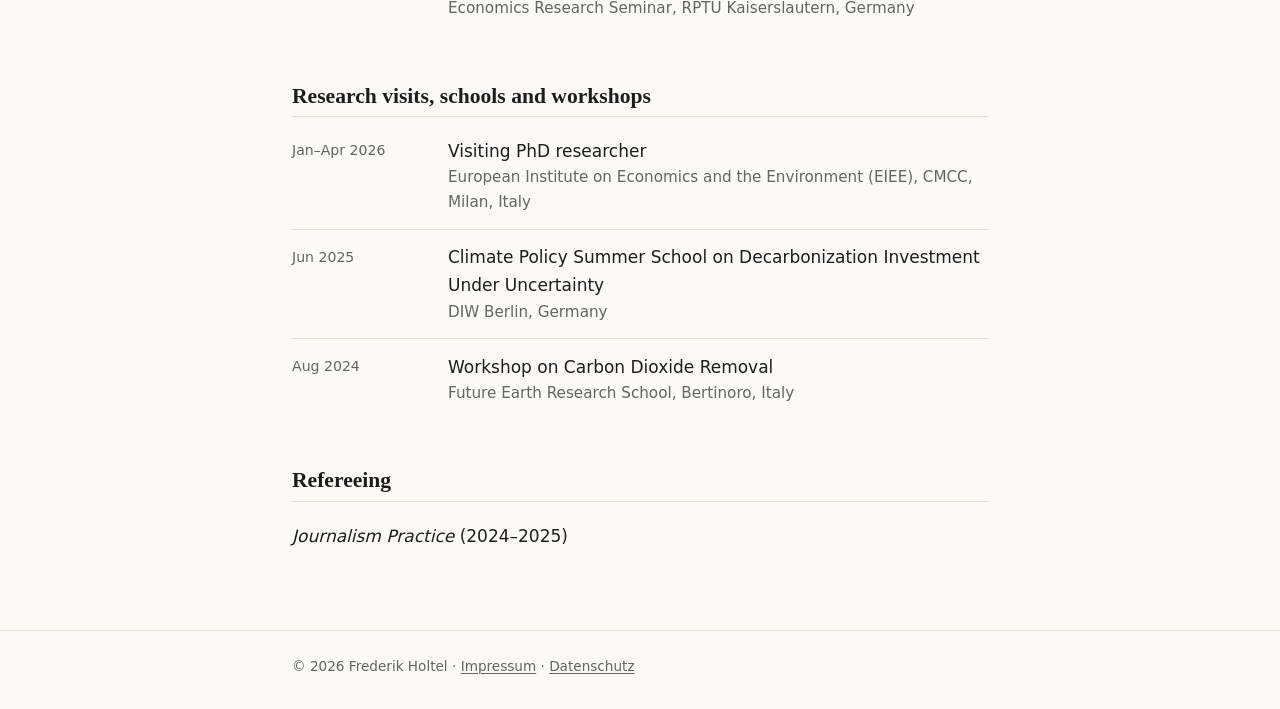
<file: research/index.html>
<!doctype html>
<html lang="en">
<head>
  <meta charset="utf-8">
  <meta name="viewport" content="width=device-width, initial-scale=1">
  <title>Research · Frederik Holtel</title>
  <meta name="description" content="Work in progress, presentations and research visits of Frederik Holtel, environmental economics, RPTU Kaiserslautern-Landau.">
  <link rel="canonical" href="https://www.frederikholtel.com/research/">
  <meta property="og:type" content="website">
  <meta property="og:site_name" content="Frederik Holtel">
  <meta property="og:title" content="Research · Frederik Holtel">
  <meta property="og:description" content="Work in progress, presentations and research visits of Frederik Holtel, environmental economics, RPTU Kaiserslautern-Landau.">
  <meta property="og:url" content="https://www.frederikholtel.com/research/">
  <meta property="og:image" content="https://www.frederikholtel.com/assets/img/prof_pic_square.jpg">
  <meta name="twitter:card" content="summary">
  <link rel="icon" href="/assets/img/favicon.svg" type="image/svg+xml">
  <link rel="icon" href="/favicon.ico" sizes="48x48">
  <link rel="icon" href="/assets/img/favicon-192.png" type="image/png" sizes="192x192">
  <link rel="apple-touch-icon" href="/assets/img/favicon-192.png">
  <link rel="stylesheet" href="/assets/css/style.css">
</head>
<body>
  <header class="site-header">
    <div class="wrap">
      <a class="site-name" href="/">Frederik Holtel</a>
      <nav class="site-nav" aria-label="Main">
        <ul>
          <li><a href="/">About</a></li>
          <li><a href="/research/" aria-current="page">Research</a></li>
          <li><a href="/publications/">Publications</a></li>
          <li><a href="/blog/">Blog</a></li>
          <li><a href="/cv/">CV</a></li>
        </ul>
      </nav>
    </div>
  </header>

  <main>
    <div class="wrap">
      <h1>Research</h1>
      <p class="lede">Work in progress, talks and academic activities.</p>

      <h2>Work in progress</h2>
      <ul class="works">
        <li>
          <p class="title">The value of the blue sky: An exploratory contingent valuation study on the impact of solar geoengineering</p>
          <p class="authors">with Jacob Busch, Johannes Claren and <a href="https://sites.google.com/site/researchdanielheyen/">Daniel Heyen</a></p>
        </li>
        <li>
          <p class="title">Farsighted Coalition Formation</p>
          <p class="authors">with <a href="https://www.eiee.org/member/pietro-andreoni/">Pietro Andreoni</a>, <a href="https://www.emmerling.it/">Johannes Emmerling</a>, Jere Lehtomaa, <a href="https://sites.google.com/site/researchdanielheyen/">Daniel Heyen</a> and <a href="https://www.cmcc.it/people/tavoni-massimo">Massimo Tavoni</a></p>
        </li>
        <li>
          <p class="title">The long-term effect of solar feed-in tariffs on firm performance</p>
          <p class="authors">with Jacopo Lunghi</p>
        </li>
        <li>
          <p class="title">Gaming the Carbon Credit Market</p>
          <p class="authors">with <a href="https://sites.google.com/site/researchdanielheyen/">Daniel Heyen</a></p>
        </li>
        <li>
          <p class="title">Carbon Dioxide Removal and Mitigation Deterrence: A Tractable Benchmark Model</p>
          <p class="authors">with <a href="https://sites.google.com/site/researchdanielheyen/">Daniel Heyen</a> and Joshua Bißbort</p>
        </li>
        <li>
          <p class="title">Agent-based models for cap-and-trade policy research: A systematic literature review</p>
          <p class="authors">with Nisar Ahmad</p>
        </li>
        <li>
          <p class="title">Solar panel adoption and electricity outages in Pakistan</p>
          <p class="authors">with Farhan Zeb and <a href="https://www.awi.uni-heidelberg.de/de/forschung/umweltoekonomik/team/prof-timo-goeschl-phd">Timo Goeschl</a></p>
        </li>
      </ul>

      <h2>Presentations</h2>
      <ul class="timeline">
        <li>
          <span class="when">Jul 2026</span>
          <div class="what"><p><em>Gaming the Carbon Credit Market</em></p><p class="sub">World Congress of Environmental and Resource Economists (WCERE), Lisbon, Portugal</p></div>
        </li>
        <li>
          <span class="when">Jun 2025</span>
          <div class="what"><p><em>Gaming the Carbon Credit Market</em></p><p class="sub">EAERE Annual Conference, Bergen, Norway</p></div>
        </li>
        <li>
          <span class="when">Apr 2025</span>
          <div class="what"><p><em>Gaming the Carbon Credit Market</em></p><p class="sub">Research Center for Environmental Economics, Heidelberg, Germany</p></div>
        </li>
        <li>
          <span class="when">Feb 2025</span>
          <div class="what"><p><em>Gaming the Carbon Credit Market</em></p><p class="sub">AURÖ Workshop for Young Researchers in Environmental and Resource Economics, Mannheim, Germany</p></div>
        </li>
        <li>
          <span class="when">Aug 2024</span>
          <div class="what"><p><em>La problemática con las emisiones negativas</em></p><p class="sub">Escuela Superior Politécnica del Litoral (ESPOL), Guayaquil, Ecuador</p></div>
        </li>
        <li>
          <span class="when">Jun 2024</span>
          <div class="what"><p><em>Gaming the Carbon Credit Market</em></p><p class="sub">AMSE Summer School, Marseille, France</p></div>
        </li>
        <li>
          <span class="when">Feb 2024</span>
          <div class="what"><p><em>Gaming the Carbon Credit Market</em></p><p class="sub">Economics Research Seminar, RPTU Kaiserslautern, Germany</p></div>
        </li>
      </ul>

      <h2>Research visits, schools and workshops</h2>
      <ul class="timeline">
        <li>
          <span class="when">Jan–Apr 2026</span>
          <div class="what"><p>Visiting PhD researcher</p><p class="sub">European Institute on Economics and the Environment (EIEE), CMCC, Milan, Italy</p></div>
        </li>
        <li>
          <span class="when">Jun 2025</span>
          <div class="what"><p>Climate Policy Summer School on Decarbonization Investment Under Uncertainty</p><p class="sub">DIW Berlin, Germany</p></div>
        </li>
        <li>
          <span class="when">Aug 2024</span>
          <div class="what"><p>Workshop on Carbon Dioxide Removal</p><p class="sub">Future Earth Research School, Bertinoro, Italy</p></div>
        </li>
      </ul>

      <h2>Refereeing</h2>
      <p><em>Journalism Practice</em> (2024–2025)</p>
    </div>
  </main>

  <footer class="site-footer">
    <div class="wrap">© 2026 Frederik Holtel · <a href="/impressum/">Impressum</a> · <a href="/datenschutz/">Datenschutz</a></div>
  </footer>
  <script data-goatcounter="https://frederikholtel.goatcounter.com/count" async src="https://gc.zgo.at/count.js"></script>
</body>
</html>
</file>
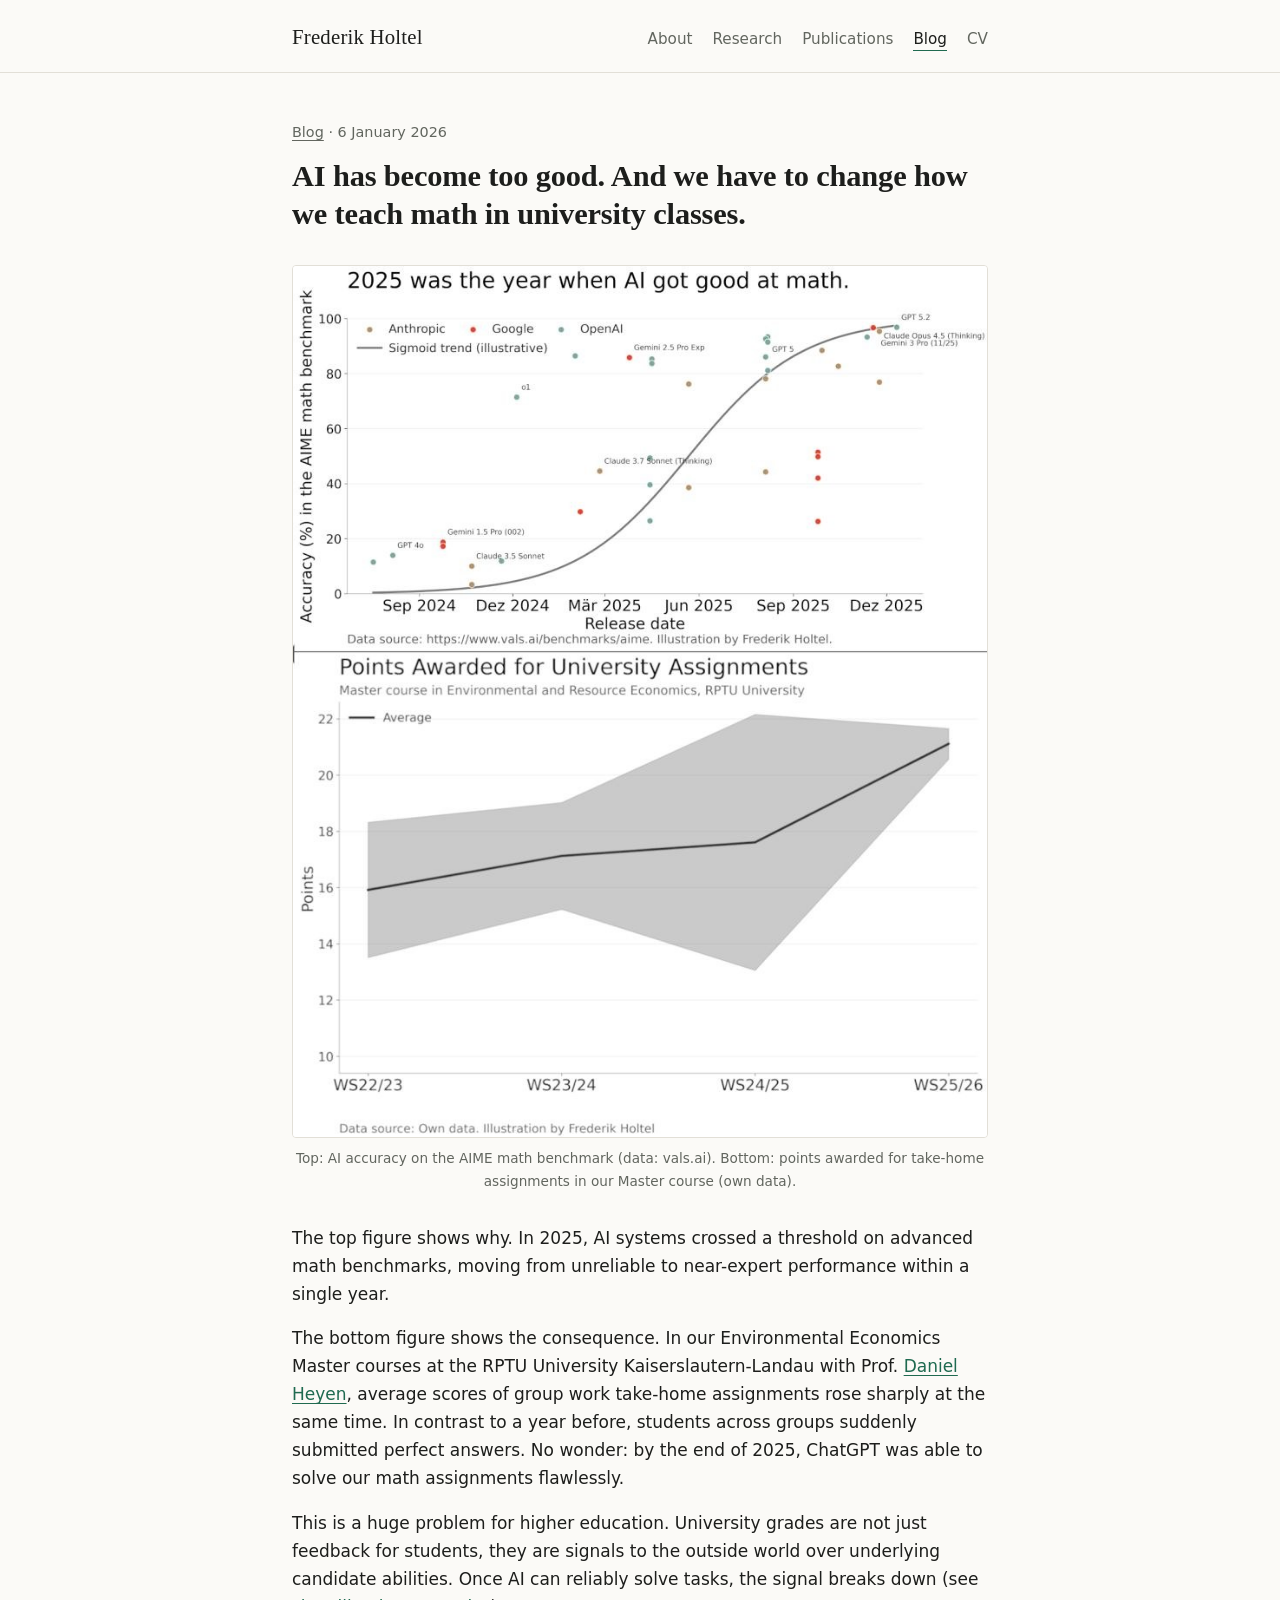
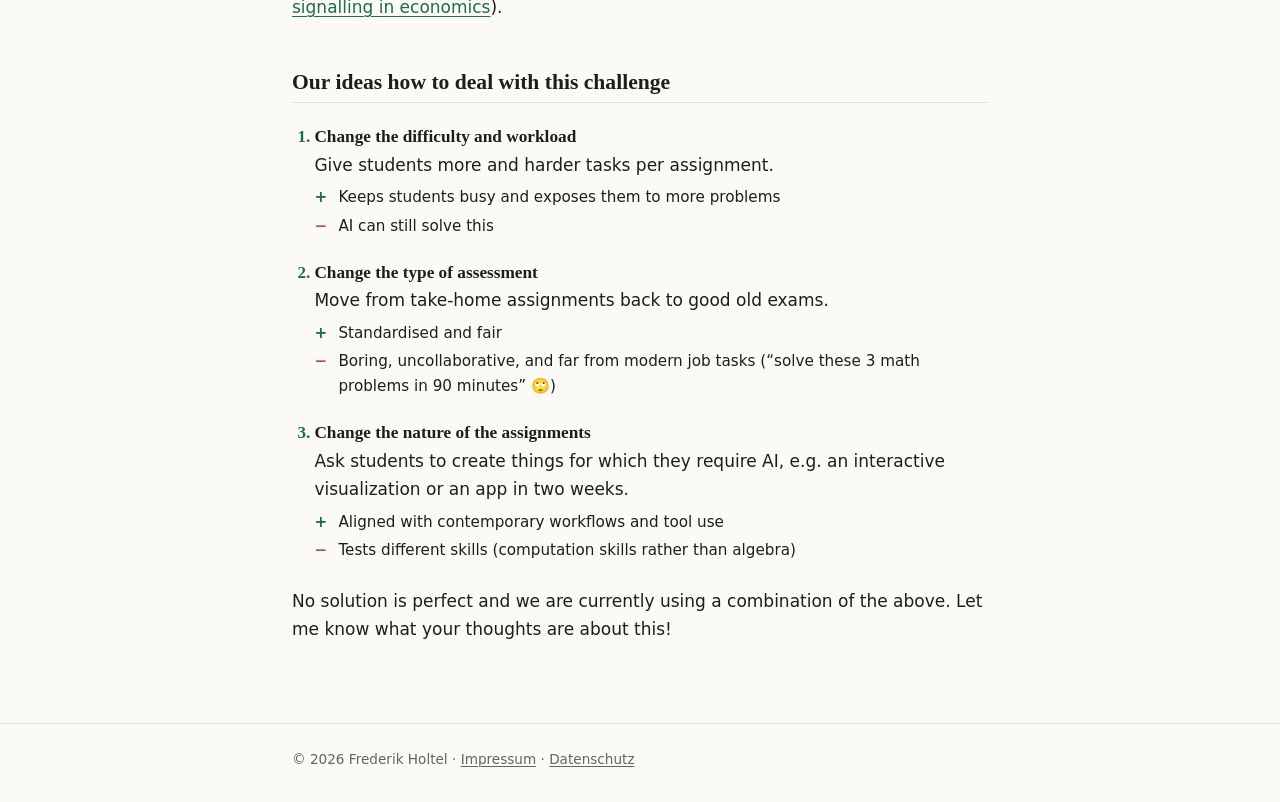
<file: blog/ai-math-teaching/index.html>
<!doctype html>
<html lang="en">
<head>
  <meta charset="utf-8">
  <meta name="viewport" content="width=device-width, initial-scale=1">
  <title>AI has become too good at math · Frederik Holtel</title>
  <meta name="description" content="In 2025, AI crossed a threshold on advanced math benchmarks, and take-home assignment scores in our Master courses jumped. How should we teach and assess math now?">
  <link rel="canonical" href="https://www.frederikholtel.com/blog/ai-math-teaching/">
  <meta property="og:type" content="article">
  <meta property="og:site_name" content="Frederik Holtel">
  <meta property="og:description" content="In 2025, AI crossed a threshold on advanced math benchmarks, and take-home assignment scores in our Master courses jumped. How should we teach and assess math now?">
  <meta property="article:published_time" content="2026-01-06">
  <meta property="og:title" content="AI has become too good. And we have to change how we teach math in university classes.">
  <meta property="og:url" content="https://www.frederikholtel.com/blog/ai-math-teaching/">
  <meta property="og:image" content="https://www.frederikholtel.com/assets/img/blog/ai-math-teaching.jpg">
  <link rel="icon" href="/assets/img/favicon.svg" type="image/svg+xml">
  <link rel="icon" href="/favicon.ico" sizes="48x48">
  <link rel="icon" href="/assets/img/favicon-192.png" type="image/png" sizes="192x192">
  <link rel="apple-touch-icon" href="/assets/img/favicon-192.png">
  <meta name="twitter:card" content="summary_large_image">
  <link rel="stylesheet" href="/assets/css/style.css">
  <script type="application/ld+json">
  {
    "@context": "https://schema.org",
    "@type": "BlogPosting",
    "headline": "AI has become too good. And we have to change how we teach math in university classes.",
    "description": "In 2025, AI crossed a threshold on advanced math benchmarks, and take-home assignment scores in our Master courses jumped. How should we teach and assess math now?",
    "image": "https://www.frederikholtel.com/assets/img/blog/ai-math-teaching.jpg",
    "datePublished": "2026-01-06",
    "inLanguage": "en",
    "url": "https://www.frederikholtel.com/blog/ai-math-teaching/",
    "mainEntityOfPage": "https://www.frederikholtel.com/blog/ai-math-teaching/",
    "author": { "@type": "Person", "name": "Frederik Holtel", "url": "https://www.frederikholtel.com/" }
  }
  </script>
</head>
<body>
  <header class="site-header">
    <div class="wrap">
      <a class="site-name" href="/">Frederik Holtel</a>
      <nav class="site-nav" aria-label="Main">
        <ul>
          <li><a href="/">About</a></li>
          <li><a href="/research/">Research</a></li>
          <li><a href="/publications/">Publications</a></li>
          <li><a href="/blog/" aria-current="page">Blog</a></li>
          <li><a href="/cv/">CV</a></li>
        </ul>
      </nav>
    </div>
  </header>

  <main>
    <article class="wrap post">
      <p class="post-meta"><a href="/blog/">Blog</a> · <time datetime="2026-01-06">6 January 2026</time></p>
      <h1>AI has become too good. And we have to change how we teach math in university classes.</h1>

      <figure>
        <img src="/assets/img/blog/ai-math-teaching.jpg" width="800" height="1004" alt="Two charts. Top: accuracy of AI models from Anthropic, Google and OpenAI on the AIME math benchmark by release date, rising along an S-curve from under 20% in late 2024 to about 95% by December 2025. Bottom: average points awarded for take-home assignments in the Master course in Environmental and Resource Economics at RPTU, rising from about 16 in WS22/23 to about 21 in WS25/26, with the steepest increase in the last year.">
        <figcaption>Top: AI accuracy on the AIME math benchmark (data: vals.ai). Bottom: points awarded for take-home assignments in our Master course (own data).</figcaption>
      </figure>

      <p>The top figure shows why. In 2025, AI systems crossed a threshold on advanced math benchmarks, moving from unreliable to near-expert performance within a single year.</p>

      <p>The bottom figure shows the consequence. In our Environmental Economics Master courses at the RPTU University Kaiserslautern-Landau with Prof. <a href="https://sites.google.com/site/researchdanielheyen/">Daniel Heyen</a>, average scores of group work take-home assignments rose sharply at the same time. In contrast to a year before, students across groups suddenly submitted perfect answers. No wonder: by the end of 2025, ChatGPT was able to solve our math assignments flawlessly.</p>

      <p>This is a huge problem for higher education. University grades are not just feedback for students, they are signals to the outside world over underlying candidate abilities. Once AI can reliably solve tasks, the signal breaks down (see <a href="https://en.wikipedia.org/wiki/Signalling_(economics)">signalling in economics</a>).</p>

      <h2>Our ideas how to deal with this challenge</h2>

      <ol class="options">
        <li>
          <h3>Change the difficulty and workload</h3>
          <p>Give students more and harder tasks per assignment.</p>
          <ul class="proscons">
            <li class="pro">Keeps students busy and exposes them to more problems</li>
            <li class="con">AI can still solve this</li>
          </ul>
        </li>
        <li>
          <h3>Change the type of assessment</h3>
          <p>Move from take-home assignments back to good old exams.</p>
          <ul class="proscons">
            <li class="pro">Standardised and fair</li>
            <li class="con">Boring, uncollaborative, and far from modern job tasks (“solve these 3 math problems in 90 minutes” 🙄)</li>
          </ul>
        </li>
        <li>
          <h3>Change the nature of the assignments</h3>
          <p>Ask students to create things for which they require AI, e.g. an interactive visualization or an app in two weeks.</p>
          <ul class="proscons">
            <li class="pro">Aligned with contemporary workflows and tool use</li>
            <li class="con">Tests different skills (computation skills rather than algebra)</li>
          </ul>
        </li>
      </ol>

      <p>No solution is perfect and we are currently using a combination of the above. Let me know what your thoughts are about this!</p>
    </article>
  </main>

  <footer class="site-footer">
    <div class="wrap">© 2026 Frederik Holtel · <a href="/impressum/">Impressum</a> · <a href="/datenschutz/">Datenschutz</a></div>
  </footer>
  <script data-goatcounter="https://frederikholtel.goatcounter.com/count" async src="https://gc.zgo.at/count.js"></script>
</body>
</html>
</file>
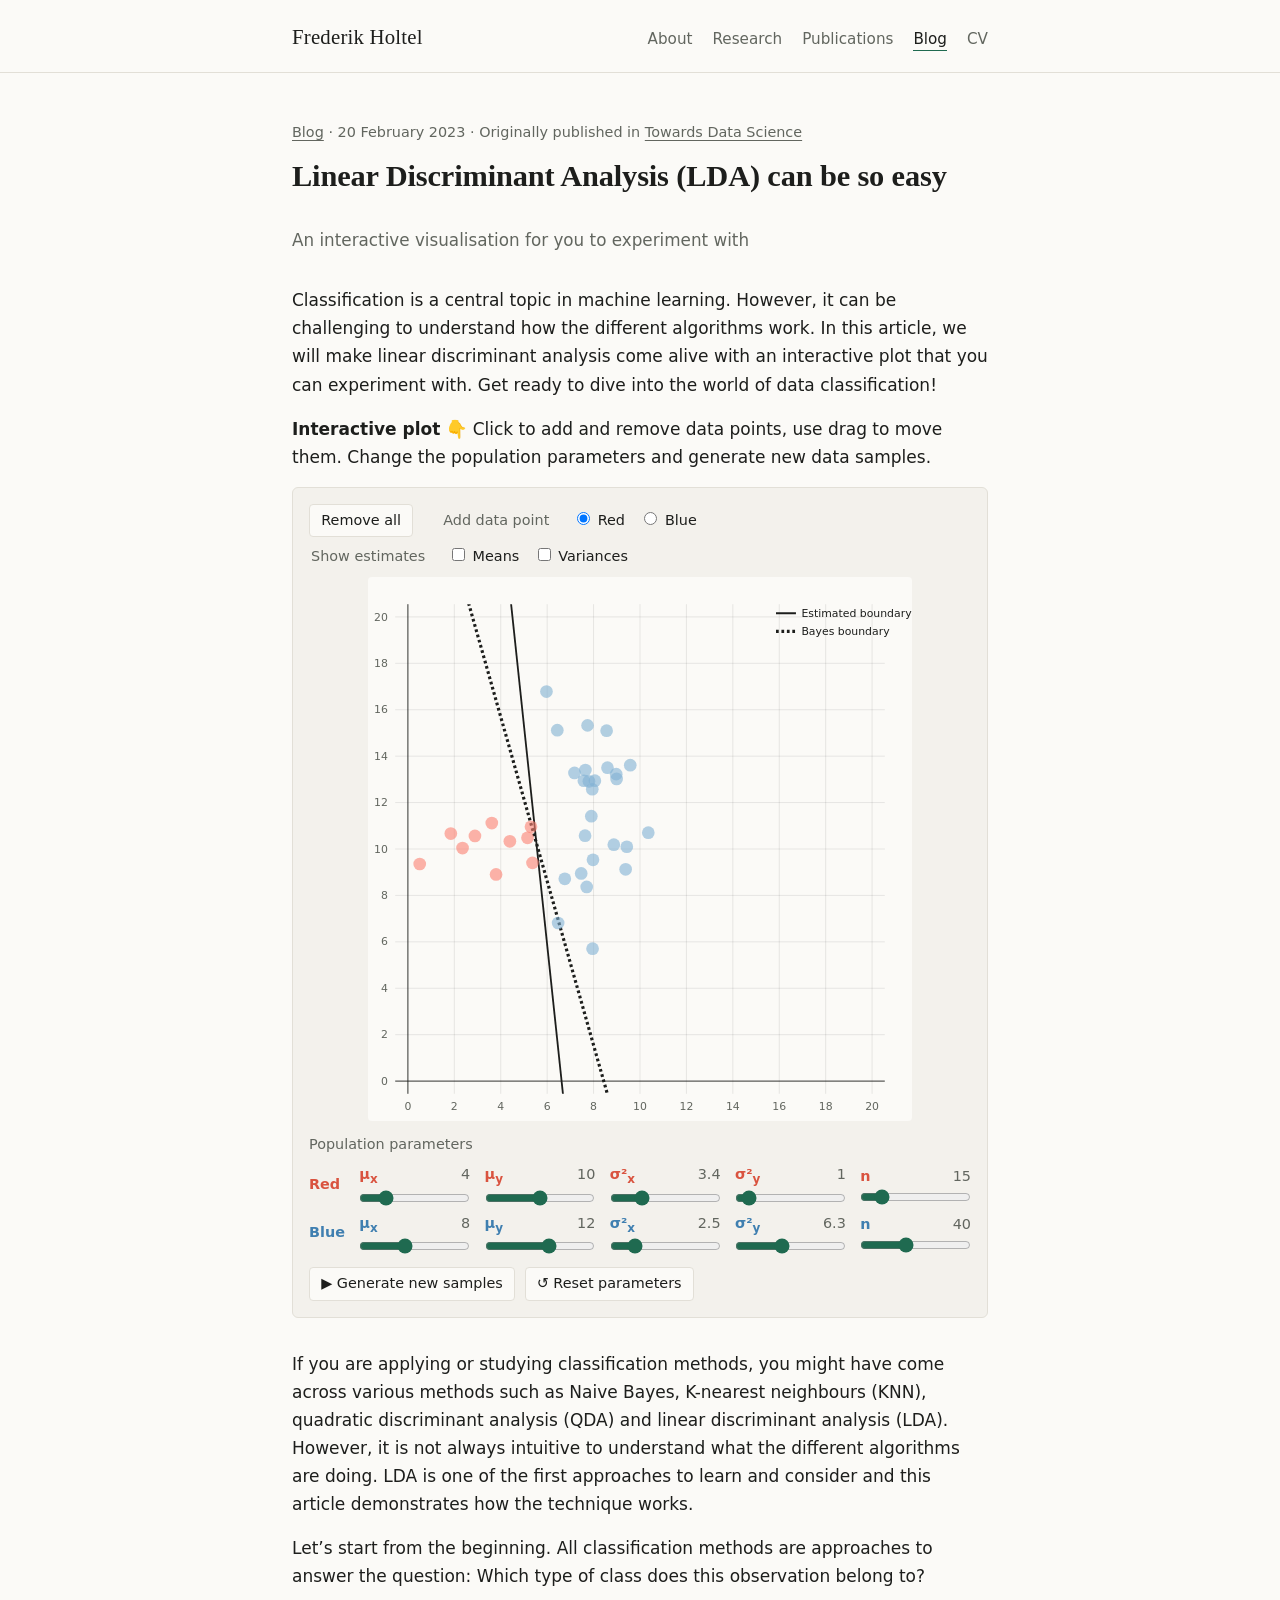
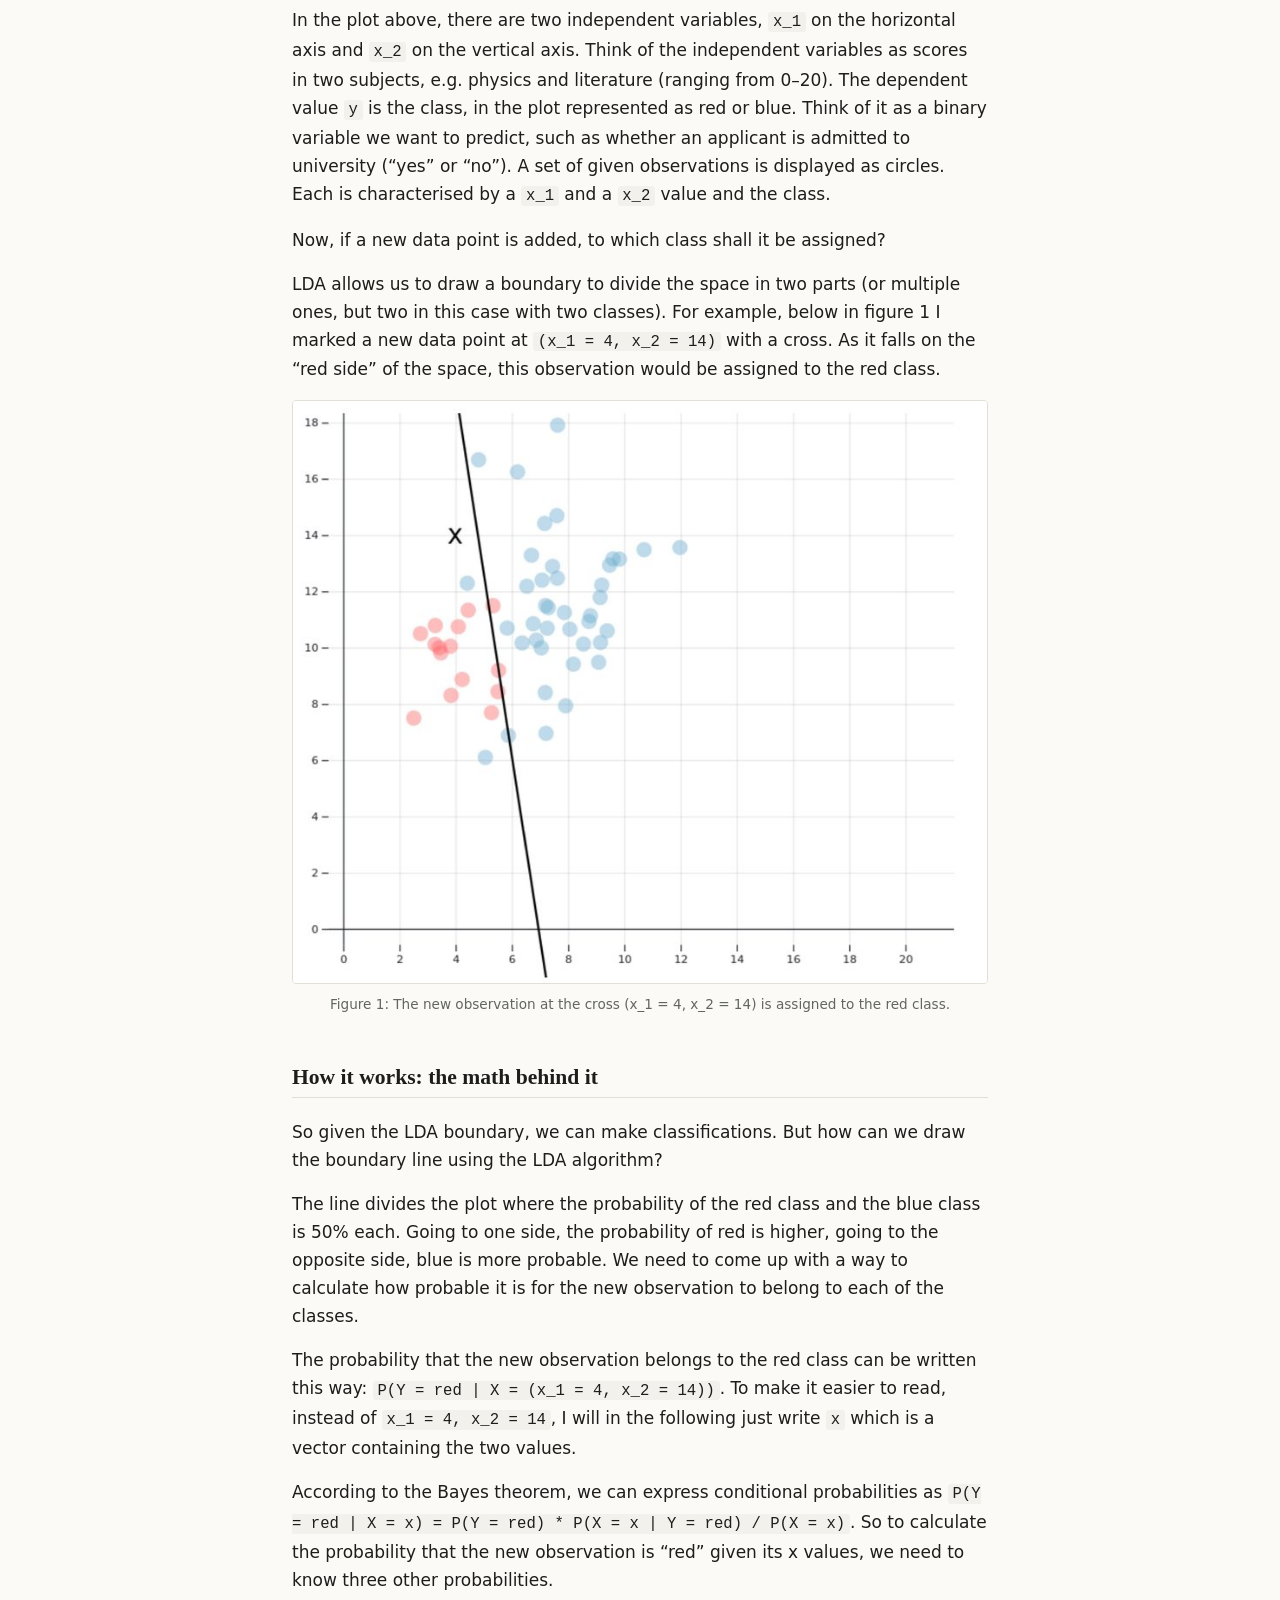
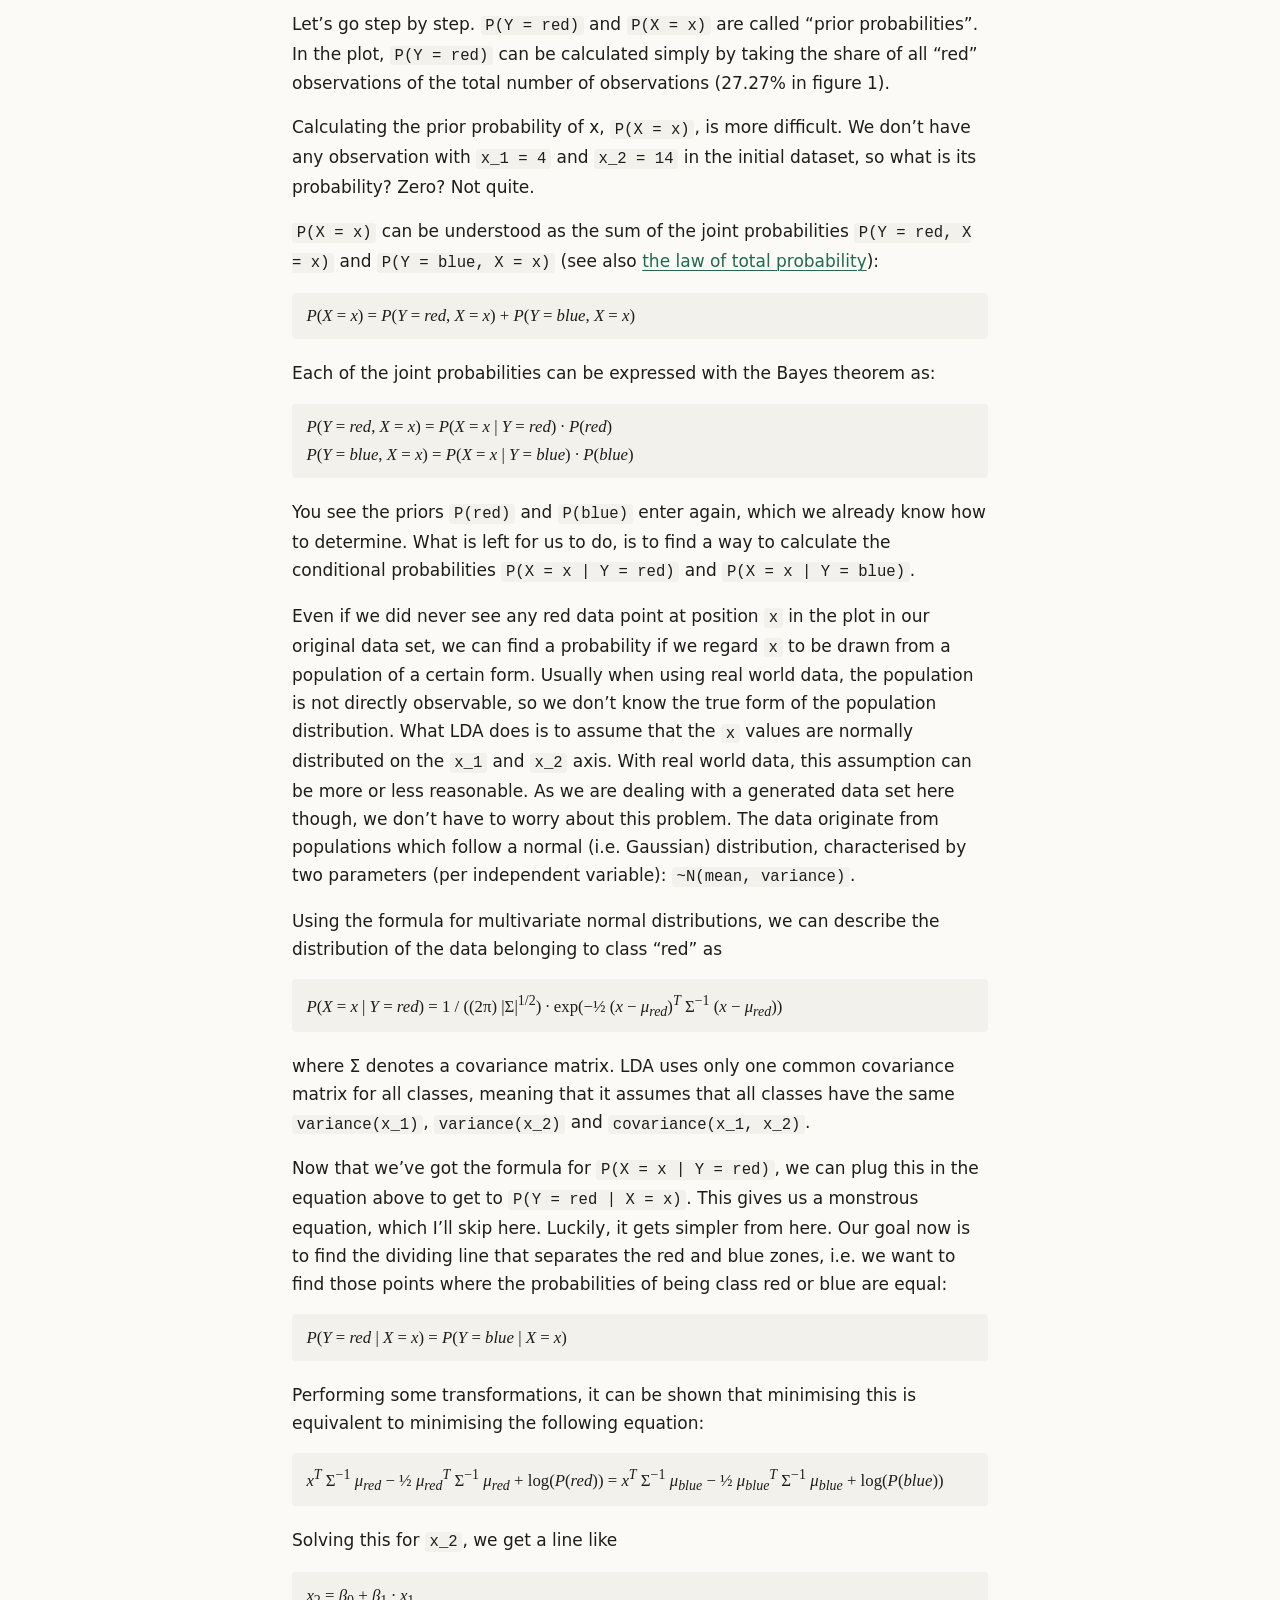
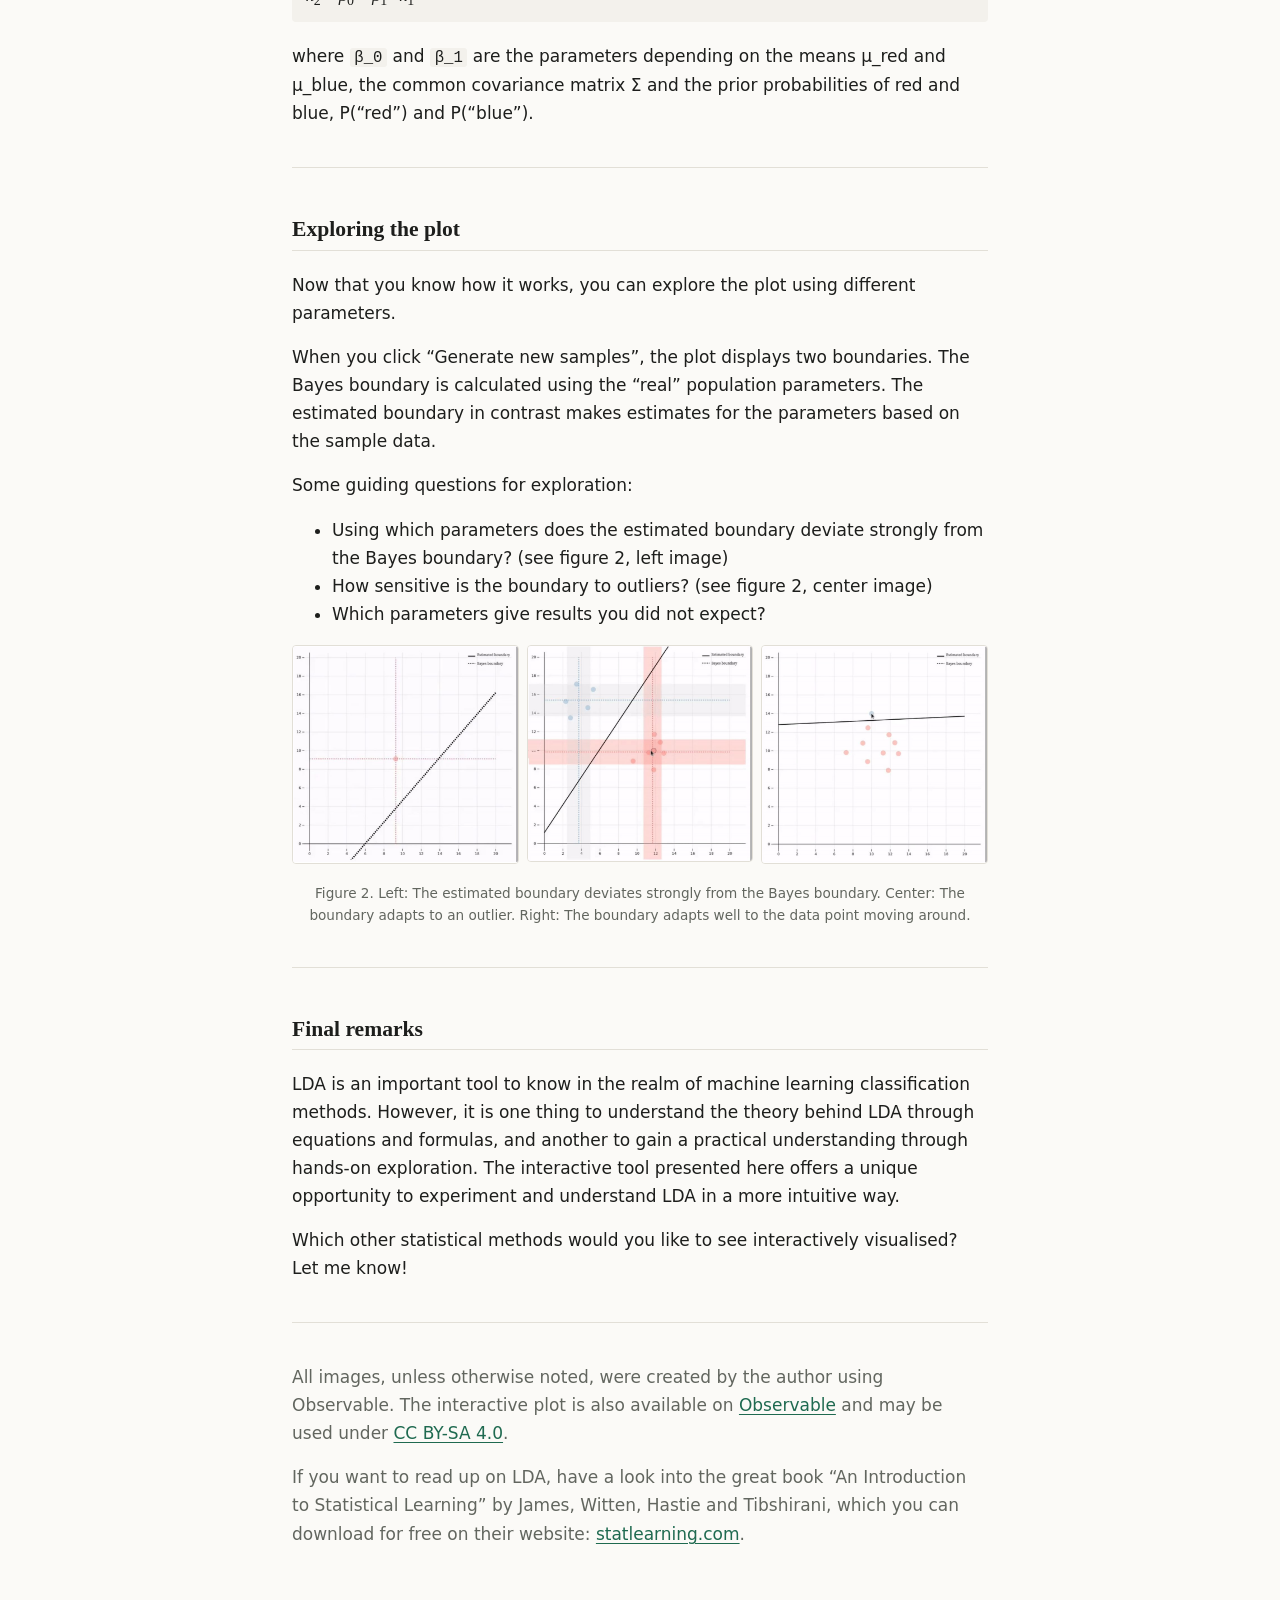
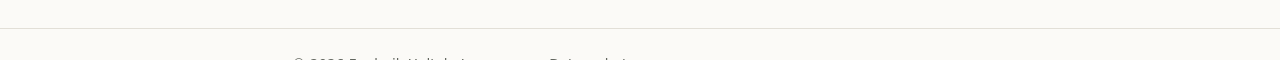
<file: blog/lda-interactive/index.html>
<!doctype html>
<html lang="en">
<head>
  <meta charset="utf-8">
  <meta name="viewport" content="width=device-width, initial-scale=1">
  <title>Linear Discriminant Analysis (LDA) can be so easy · Frederik Holtel</title>
  <meta name="description" content="An interactive visualisation of linear discriminant analysis (LDA): add, drag and remove data points, change the population parameters and watch the decision boundary move.">
  <link rel="canonical" href="https://towardsdatascience.com/linear-discriminant-analysis-lda-can-be-so-easy-b3f46e32f982/">
  <meta property="og:type" content="article">
  <meta property="og:site_name" content="Frederik Holtel">
  <meta property="og:title" content="Linear Discriminant Analysis (LDA) can be so easy">
  <meta property="og:description" content="An interactive visualisation of linear discriminant analysis (LDA): add, drag and remove data points, change the population parameters and watch the decision boundary move.">
  <meta property="og:url" content="https://www.frederikholtel.com/blog/lda-interactive/">
  <meta property="og:image" content="https://www.frederikholtel.com/assets/img/blog/lda-fig1.jpg">
  <meta property="article:published_time" content="2023-02-20">
  <meta name="twitter:card" content="summary_large_image">
  <link rel="icon" href="/assets/img/favicon.svg" type="image/svg+xml">
  <link rel="icon" href="/favicon.ico" sizes="48x48">
  <link rel="icon" href="/assets/img/favicon-192.png" type="image/png" sizes="192x192">
  <link rel="apple-touch-icon" href="/assets/img/favicon-192.png">
  <link rel="stylesheet" href="/assets/css/style.css">
  <script type="application/ld+json">
  {
    "@context": "https://schema.org",
    "@type": "BlogPosting",
    "headline": "Linear Discriminant Analysis (LDA) Can Be So Easy",
    "alternativeHeadline": "An Interactive Visualisation for You to Experiment With",
    "description": "An interactive visualisation of linear discriminant analysis (LDA): add, drag and remove data points, change the population parameters and watch the decision boundary move.",
    "image": "https://www.frederikholtel.com/assets/img/blog/lda-fig1.jpg",
    "datePublished": "2023-02-20",
    "inLanguage": "en",
    "url": "https://www.frederikholtel.com/blog/lda-interactive/",
    "isBasedOn": "https://towardsdatascience.com/linear-discriminant-analysis-lda-can-be-so-easy-b3f46e32f982/",
    "author": { "@type": "Person", "name": "Frederik Holtel", "url": "https://www.frederikholtel.com/" }
  }
  </script>
</head>
<body>
  <header class="site-header">
    <div class="wrap">
      <a class="site-name" href="/">Frederik Holtel</a>
      <nav class="site-nav" aria-label="Main">
        <ul>
          <li><a href="/">About</a></li>
          <li><a href="/research/">Research</a></li>
          <li><a href="/publications/">Publications</a></li>
          <li><a href="/blog/" aria-current="page">Blog</a></li>
          <li><a href="/cv/">CV</a></li>
        </ul>
      </nav>
    </div>
  </header>

  <main>
    <article class="wrap post">
      <p class="post-meta"><a href="/blog/">Blog</a> · <time datetime="2023-02-20">20 February 2023</time> · Originally published in <a href="https://towardsdatascience.com/linear-discriminant-analysis-lda-can-be-so-easy-b3f46e32f982/">Towards Data Science</a></p>
      <h1>Linear Discriminant Analysis (LDA) can be so easy</h1>
      <p class="lede">An interactive visualisation for you to experiment with</p>

      <p>Classification is a central topic in machine learning. However, it can be challenging to understand how the different algorithms work. In this article, we will make linear discriminant analysis come alive with an interactive plot that you can experiment with. Get ready to dive into the world of data classification!</p>

      <p><strong>Interactive plot 👇</strong> Click to add and remove data points, use drag to move them. Change the population parameters and generate new data samples.</p>

      <div class="lda-plot" id="lda">
        <noscript>The interactive plot needs JavaScript. You can also open it on <a href="https://observablehq.com/@frederikho/interactive-lda-plot">Observable</a>.</noscript>
      </div>

      <p>If you are applying or studying classification methods, you might have come across various methods such as Naive Bayes, K-nearest neighbours (KNN), quadratic discriminant analysis (QDA) and linear discriminant analysis (LDA). However, it is not always intuitive to understand what the different algorithms are doing. LDA is one of the first approaches to learn and consider and this article demonstrates how the technique works.</p>

      <p>Let’s start from the beginning. All classification methods are approaches to answer the question: Which type of class does this observation belong to?</p>

      <p>In the plot above, there are two independent variables, <code>x_1</code> on the horizontal axis and <code>x_2</code> on the vertical axis. Think of the independent variables as scores in two subjects, e.g. physics and literature (ranging from 0–20). The dependent value <code>y</code> is the class, in the plot represented as red or blue. Think of it as a binary variable we want to predict, such as whether an applicant is admitted to university (“yes” or “no”). A set of given observations is displayed as circles. Each is characterised by a <code>x_1</code> and a <code>x_2</code> value and the class.</p>

      <p>Now, if a new data point is added, to which class shall it be assigned?</p>

      <p>LDA allows us to draw a boundary to divide the space in two parts (or multiple ones, but two in this case with two classes). For example, below in figure 1 I marked a new data point at <code>(x_1 = 4, x_2 = 14)</code> with a cross. As it falls on the “red side” of the space, this observation would be assigned to the red class.</p>

      <figure>
        <img src="/assets/img/blog/lda-fig1.jpg" width="800" height="671" loading="lazy" alt="Scatter plot with about a dozen red points on the left and many blue points on the right, separated by a steep straight boundary line. A cross at x_1 = 4, x_2 = 14 lies on the red side of the line.">
        <figcaption>Figure 1: The new observation at the cross (x_1 = 4, x_2 = 14) is assigned to the red class.</figcaption>
      </figure>

      <h2>How it works: the math behind it</h2>

      <p>So given the LDA boundary, we can make classifications. But how can we draw the boundary line using the LDA algorithm?</p>

      <p>The line divides the plot where the probability of the red class and the blue class is 50% each. Going to one side, the probability of red is higher, going to the opposite side, blue is more probable. We need to come up with a way to calculate how probable it is for the new observation to belong to each of the classes.</p>

      <p>The probability that the new observation belongs to the red class can be written this way: <code>P(Y = red | X = (x_1 = 4, x_2 = 14))</code>. To make it easier to read, instead of <code>x_1 = 4, x_2 = 14</code>, I will in the following just write <code>x</code> which is a vector containing the two values.</p>

      <p>According to the Bayes theorem, we can express conditional probabilities as <code>P(Y = red | X = x) = P(Y = red) * P(X = x | Y = red) / P(X = x)</code>. So to calculate the probability that the new observation is “red” given its x values, we need to know three other probabilities.</p>

      <p>Let’s go step by step. <code>P(Y = red)</code> and <code>P(X = x)</code> are called “prior probabilities”. In the plot, <code>P(Y = red)</code> can be calculated simply by taking the share of all “red” observations of the total number of observations (27.27% in figure 1).</p>

      <p>Calculating the prior probability of x, <code>P(X = x)</code>, is more difficult. We don’t have any observation with <code>x_1 = 4</code> and <code>x_2 = 14</code> in the initial dataset, so what is its probability? Zero? Not quite.</p>

      <p><code>P(X = x)</code> can be understood as the sum of the joint probabilities <code>P(Y = red, X = x)</code> and <code>P(Y = blue, X = x)</code> (see also <a href="https://en.wikipedia.org/wiki/Law_of_total_probability">the law of total probability</a>):</p>

      <p class="math"><i>P</i>(<i>X</i> = <i>x</i>) = <i>P</i>(<i>Y</i> = <i>red</i>, <i>X</i> = <i>x</i>) + <i>P</i>(<i>Y</i> = <i>blue</i>, <i>X</i> = <i>x</i>)</p>

      <p>Each of the joint probabilities can be expressed with the Bayes theorem as:</p>

      <p class="math"><i>P</i>(<i>Y</i> = <i>red</i>, <i>X</i> = <i>x</i>) = <i>P</i>(<i>X</i> = <i>x</i> | <i>Y</i> = <i>red</i>) · <i>P</i>(<i>red</i>)<br><i>P</i>(<i>Y</i> = <i>blue</i>, <i>X</i> = <i>x</i>) = <i>P</i>(<i>X</i> = <i>x</i> | <i>Y</i> = <i>blue</i>) · <i>P</i>(<i>blue</i>)</p>

      <p>You see the priors <code>P(red)</code> and <code>P(blue)</code> enter again, which we already know how to determine. What is left for us to do, is to find a way to calculate the conditional probabilities <code>P(X = x | Y = red)</code> and <code>P(X = x | Y = blue)</code>.</p>

      <p>Even if we did never see any red data point at position <code>x</code> in the plot in our original data set, we can find a probability if we regard <code>x</code> to be drawn from a population of a certain form. Usually when using real world data, the population is not directly observable, so we don’t know the true form of the population distribution. What LDA does is to assume that the <code>x</code> values are normally distributed on the <code>x_1</code> and <code>x_2</code> axis. With real world data, this assumption can be more or less reasonable. As we are dealing with a generated data set here though, we don’t have to worry about this problem. The data originate from populations which follow a normal (i.e. Gaussian) distribution, characterised by two parameters (per independent variable): <code>~N(mean, variance)</code>.</p>

      <p>Using the formula for multivariate normal distributions, we can describe the distribution of the data belonging to class “red” as</p>

      <p class="math"><i>P</i>(<i>X</i> = <i>x</i> | <i>Y</i> = <i>red</i>) = 1 / ((2π) |Σ|<sup>1/2</sup>) · exp(−½ (<i>x</i> − <i>μ</i><sub><i>red</i></sub>)<sup><i>T</i></sup> Σ<sup>−1</sup> (<i>x</i> − <i>μ</i><sub><i>red</i></sub>))</p>

      <p>where Σ denotes a covariance matrix. LDA uses only one common covariance matrix for all classes, meaning that it assumes that all classes have the same <code>variance(x_1)</code>, <code>variance(x_2)</code> and <code>covariance(x_1, x_2)</code>.</p>

      <p>Now that we’ve got the formula for <code>P(X = x | Y = red)</code>, we can plug this in the equation above to get to <code>P(Y = red | X = x)</code>. This gives us a monstrous equation, which I’ll skip here. Luckily, it gets simpler from here. Our goal now is to find the dividing line that separates the red and blue zones, i.e. we want to find those points where the probabilities of being class red or blue are equal:</p>

      <p class="math"><i>P</i>(<i>Y</i> = <i>red</i> | <i>X</i> = <i>x</i>) = <i>P</i>(<i>Y</i> = <i>blue</i> | <i>X</i> = <i>x</i>)</p>

      <p>Performing some transformations, it can be shown that minimising this is equivalent to minimising the following equation:</p>

      <p class="math"><i>x</i><sup><i>T</i></sup> Σ<sup>−1</sup> <i>μ</i><sub><i>red</i></sub> − ½ <i>μ</i><sub><i>red</i></sub><sup><i>T</i></sup> Σ<sup>−1</sup> <i>μ</i><sub><i>red</i></sub> + log(<i>P</i>(<i>red</i>)) = <i>x</i><sup><i>T</i></sup> Σ<sup>−1</sup> <i>μ</i><sub><i>blue</i></sub> − ½ <i>μ</i><sub><i>blue</i></sub><sup><i>T</i></sup> Σ<sup>−1</sup> <i>μ</i><sub><i>blue</i></sub> + log(<i>P</i>(<i>blue</i>))</p>

      <p>Solving this for <code>x_2</code>, we get a line like</p>

      <p class="math"><i>x</i><sub>2</sub> = <i>β</i><sub>0</sub> + <i>β</i><sub>1</sub> · <i>x</i><sub>1</sub></p>

      <p>where <code>β_0</code> and <code>β_1</code> are the parameters depending on the means μ_red and μ_blue, the common covariance matrix Σ and the prior probabilities of red and blue, P(“red”) and P(“blue”).</p>

      <hr>

      <h2>Exploring the plot</h2>

      <p>Now that you know how it works, you can explore the plot using different parameters.</p>

      <p>When you click “Generate new samples”, the plot displays two boundaries. The Bayes boundary is calculated using the “real” population parameters. The estimated boundary in contrast makes estimates for the parameters based on the sample data.</p>

      <p>Some guiding questions for exploration:</p>

      <ul>
        <li>Using which parameters does the estimated boundary deviate strongly from the Bayes boundary? (see figure 2, left image)</li>
        <li>How sensitive is the boundary to outliers? (see figure 2, center image)</li>
        <li>Which parameters give results you did not expect?</li>
      </ul>

      <figure class="fig-row">
        <img src="/assets/img/blog/lda-fig2-left.jpg" width="800" height="772" loading="lazy" alt="Plot with a single red point and the dashed Bayes boundary running diagonally far away from it; the estimated boundary is missing.">
        <img src="/assets/img/blog/lda-fig2-center.jpg" width="800" height="764" loading="lazy" alt="Plot with five blue points top left and a red cluster on the right, one red outlier further left. Shaded bands show the estimated means and variances; the estimated boundary is a steep diagonal line.">
        <img src="/assets/img/blog/lda-fig2-right.jpg" width="800" height="771" loading="lazy" alt="Plot with a cluster of red points and a single blue point being dragged above them; the estimated boundary is a nearly horizontal line between the blue point and the red cluster.">
        <figcaption>Figure 2. Left: The estimated boundary deviates strongly from the Bayes boundary. Center: The boundary adapts to an outlier. Right: The boundary adapts well to the data point moving around.</figcaption>
      </figure>

      <hr>

      <h2>Final remarks</h2>

      <p>LDA is an important tool to know in the realm of machine learning classification methods. However, it is one thing to understand the theory behind LDA through equations and formulas, and another to gain a practical understanding through hands-on exploration. The interactive tool presented here offers a unique opportunity to experiment and understand LDA in a more intuitive way.</p>

      <p>Which other statistical methods would you like to see interactively visualised? Let me know!</p>

      <hr>

      <p class="muted">All images, unless otherwise noted, were created by the author using Observable. The interactive plot is also available on <a href="https://observablehq.com/@frederikho/interactive-lda-plot">Observable</a> and may be used under <a href="https://creativecommons.org/licenses/by-sa/4.0/">CC BY-SA 4.0</a>.</p>

      <p class="muted">If you want to read up on LDA, have a look into the great book “An Introduction to Statistical Learning” by James, Witten, Hastie and Tibshirani, which you can download for free on their website: <a href="https://www.statlearning.com/">statlearning.com</a>.</p>
    </article>
  </main>

  <footer class="site-footer">
    <div class="wrap">© 2026 Frederik Holtel · <a href="/impressum/">Impressum</a> · <a href="/datenschutz/">Datenschutz</a></div>
  </footer>
  <script src="/assets/js/lda-plot.js" defer></script>
  <script data-goatcounter="https://frederikholtel.goatcounter.com/count" async src="https://gc.zgo.at/count.js"></script>
</body>
</html>
</file>
<file: assets/css/style.css>
/* frederikholtel.com — single stylesheet, no build step, no external fonts. */

:root {
  --bg: #fbfaf7;
  --surface: #f3f1ec;
  --text: #1d1e1c;
  --muted: #62665f;
  --rule: #e2dfd7;
  --accent: #1f6a50;
  --accent-strong: #154d3a;

  --serif: "Iowan Old Style", "Palatino Linotype", Palatino, "Book Antiqua", Georgia, serif;
  --sans: system-ui, -apple-system, "Segoe UI", Roboto, "Helvetica Neue", Arial, sans-serif;

  --measure: 46rem;
  color-scheme: light dark;
}

@media (prefers-color-scheme: dark) {
  :root {
    --bg: #131513;
    --surface: #1b1e1b;
    --text: #e7e5df;
    --muted: #a2a69f;
    --rule: #2c302c;
    --accent: #7cc8a7;
    --accent-strong: #a3dcc3;
  }
}

*,
*::before,
*::after {
  box-sizing: border-box;
}

html {
  -webkit-text-size-adjust: 100%;
}

body {
  margin: 0;
  background: var(--bg);
  color: var(--text);
  font-family: var(--sans);
  font-size: 1.0625rem;
  line-height: 1.65;
  text-rendering: optimizeLegibility;
}

a {
  color: var(--accent);
  text-decoration-thickness: 1px;
  text-underline-offset: 0.18em;
}

a:hover {
  color: var(--accent-strong);
}

a:focus-visible {
  outline: 2px solid var(--accent);
  outline-offset: 2px;
  border-radius: 2px;
}

img {
  max-width: 100%;
  height: auto;
  display: block;
}

.wrap {
  max-width: var(--measure);
  margin: 0 auto;
  padding: 0 1.25rem;
}

/* ---------- Header ---------- */

.site-header {
  border-bottom: 1px solid var(--rule);
}

.site-header .wrap {
  display: flex;
  flex-wrap: wrap;
  align-items: baseline;
  justify-content: space-between;
  gap: 0.5rem 1.5rem;
  padding-top: 1.25rem;
  padding-bottom: 1.1rem;
}

.site-name {
  font-family: var(--serif);
  font-size: 1.3rem;
  color: var(--text);
  text-decoration: none;
  letter-spacing: 0.01em;
}

.site-name:hover {
  color: var(--accent);
}

.site-nav ul {
  display: flex;
  flex-wrap: wrap;
  gap: 0.25rem 1.25rem;
  margin: 0;
  padding: 0;
  list-style: none;
}

.site-nav a {
  color: var(--muted);
  text-decoration: none;
  font-size: 0.95rem;
  padding-bottom: 0.15rem;
  border-bottom: 1px solid transparent;
}

.site-nav a:hover {
  color: var(--text);
}

.site-nav a[aria-current="page"] {
  color: var(--text);
  border-bottom-color: var(--accent);
}

/* ---------- Main ---------- */

main {
  padding: 3rem 0 4rem;
}

h1,
h2,
h3 {
  font-family: var(--serif);
  font-weight: 600;
  line-height: 1.25;
  color: var(--text);
}

h1 {
  font-size: 2.2rem;
  margin: 0 0 0.35rem;
  letter-spacing: -0.005em;
}

h2 {
  font-size: 1.35rem;
  margin: 3rem 0 1.25rem;
  padding-bottom: 0.4rem;
  border-bottom: 1px solid var(--rule);
}

h3 {
  font-size: 1.08rem;
  margin: 0;
}

p {
  margin: 0 0 1rem;
}

.lede {
  color: var(--muted);
  font-size: 1.05rem;
  margin-bottom: 2rem;
}

.muted {
  color: var(--muted);
}

/* ---------- Home ---------- */

.intro {
  display: flow-root; /* contains the floated photo */
}

.portrait {
  float: right;
  width: 15rem;
  margin: 0.35rem 0 1.25rem 2.25rem;
  border-radius: 6px;
  box-shadow: 0 1px 2px rgb(0 0 0 / 0.06), 0 8px 24px -12px rgb(0 0 0 / 0.25);
}

.intro h1 {
  margin-bottom: 0.25rem;
}

.intro .role {
  color: var(--muted);
  margin: 0;
}

.intro .contact-links {
  margin: 0.9rem 0 1.75rem;
}

.contact-links {
  margin-top: 0.9rem;
}

.contact-links {
  display: flex;
  flex-wrap: wrap;
  gap: 0.5rem 1.5rem;
  margin: 1.5rem 0 0;
  padding: 0;
  list-style: none;
  font-size: 0.95rem;
}

.contact-links a {
  display: inline-flex;
  align-items: center;
  gap: 0.45rem;
  text-decoration: none;
}

.contact-links a:hover span {
  text-decoration: underline;
  text-underline-offset: 0.18em;
}

.contact-links svg {
  width: 1.05em;
  height: 1.05em;
  fill: currentColor;
  flex: none;
}

.tags {
  display: flex;
  flex-wrap: wrap;
  gap: 0.4rem;
  margin: 0;
  padding: 0;
  list-style: none;
}

.tags li {
  background: var(--surface);
  border: 1px solid var(--rule);
  border-radius: 999px;
  padding: 0.1rem 0.75rem;
  font-size: 0.88rem;
  color: var(--muted);
}

/* ---------- Dated lists (news, CV, talks) ---------- */

.timeline {
  margin: 0;
  padding: 0;
  list-style: none;
}

.timeline > li {
  display: grid;
  grid-template-columns: 8.5rem 1fr;
  gap: 1.25rem;
  padding: 0.85rem 0;
  border-top: 1px solid var(--rule);
}

.timeline > li:first-child {
  border-top: 0;
  padding-top: 0;
}

.timeline .when {
  color: var(--muted);
  font-size: 0.88rem;
  font-variant-numeric: tabular-nums;
  padding-top: 0.15rem;
}

.timeline .what p {
  margin: 0;
}

.timeline .what .sub {
  color: var(--muted);
  font-size: 0.95rem;
}

/* ---------- Work list (research, publications) ---------- */

.works {
  margin: 0;
  padding: 0;
  list-style: none;
}

.works > li {
  padding: 1rem 0;
  border-top: 1px solid var(--rule);
}

.works > li:first-child {
  border-top: 0;
  padding-top: 0;
}

.works .title {
  font-family: var(--serif);
  font-size: 1.1rem;
  font-weight: 600;
  line-height: 1.35;
  margin: 0 0 0.2rem;
}

.works .authors,
.works .venue {
  margin: 0;
  color: var(--muted);
  font-size: 0.95rem;
}

.works .venue em {
  color: var(--text);
}

.works .links {
  margin: 0.5rem 0 0;
  display: flex;
  gap: 0.5rem;
  flex-wrap: wrap;
}

.pill {
  display: inline-block;
  font-size: 0.8rem;
  letter-spacing: 0.03em;
  text-transform: uppercase;
  text-decoration: none;
  border: 1px solid var(--rule);
  border-radius: 999px;
  padding: 0.1rem 0.7rem;
}

.pill:hover {
  border-color: var(--accent);
}

.me {
  color: var(--text);
  font-weight: 600;
}

/* ---------- CV ---------- */

.cv-contact {
  display: grid;
  grid-template-columns: 8.5rem 1fr;
  gap: 0.35rem 1.25rem;
  margin: 0;
}

.cv-contact dt {
  color: var(--muted);
  font-size: 0.88rem;
  padding-top: 0.15rem;
}

.cv-contact dd {
  margin: 0;
}

/* ---------- Blog ---------- */

.post-link {
  color: var(--text);
  text-decoration: none;
}

.post-link:hover {
  color: var(--accent);
  text-decoration: underline;
}

.post-meta {
  color: var(--muted);
  font-size: 0.9rem;
  margin-bottom: 0.75rem;
}

.post-meta a {
  color: inherit;
}

.post h1 {
  font-size: 1.9rem;
  margin-bottom: 2rem;
}

.post figure {
  margin: 0 0 2rem;
}

.post figure img {
  margin: 0 auto;
  border: 1px solid var(--rule);
  border-radius: 4px;
  background: #fff;
}

.post figcaption {
  color: var(--muted);
  font-size: 0.85rem;
  text-align: center;
  margin-top: 0.6rem;
}

.options {
  padding-left: 1.4rem;
  margin: 0 0 1.5rem;
}

.options > li {
  margin-bottom: 1.25rem;
}

.options > li::marker {
  font-family: var(--serif);
  font-weight: 600;
  color: var(--accent);
}

.options h3 {
  margin-bottom: 0.2rem;
}

.options p {
  margin-bottom: 0.4rem;
}

.proscons {
  list-style: none;
  margin: 0;
  padding: 0;
  font-size: 0.95rem;
}

.proscons li {
  position: relative;
  padding-left: 1.5rem;
  margin-bottom: 0.2rem;
}

.proscons li::before {
  position: absolute;
  left: 0;
  font-weight: 700;
}

.proscons .pro::before {
  content: "+";
  color: var(--accent);
}

.proscons .con::before {
  content: "−";
  color: #b4533c;
}

.post .fig-row {
  display: grid;
  grid-template-columns: repeat(3, minmax(0, 1fr));
  gap: 0.5rem;
}

.post .fig-row figcaption {
  grid-column: 1 / -1;
}

@media (max-width: 40rem) {
  .post .fig-row {
    grid-template-columns: 1fr;
  }
}

.post .math {
  display: block;
  overflow-x: auto;
  margin: 0 0 1.25rem;
  padding: 0.6rem 0.9rem;
  background: var(--surface);
  border-radius: 4px;
  font-family: var(--serif);
  font-size: 1.05rem;
  white-space: nowrap;
}

.post code {
  font-size: 0.92em;
  background: var(--surface);
  padding: 0.05em 0.3em;
  border-radius: 3px;
}

.post hr {
  border: 0;
  border-top: 1px solid var(--rule);
  margin: 2.5rem 0;
}

/* Interactive LDA plot (assets/js/lda-plot.js) */

.lda-plot {
  margin: 0 0 2rem;
  padding: 1rem;
  border: 1px solid var(--rule);
  border-radius: 6px;
  background: var(--surface);
  font-size: 0.9rem;
}

.lda-plot noscript {
  color: var(--muted);
}

.lda-controls {
  display: flex;
  flex-wrap: wrap;
  align-items: center;
  gap: 0.5rem 1.75rem;
  margin-bottom: 0.5rem;
}

.lda-plot fieldset {
  border: 0;
  margin: 0;
  padding: 0;
  display: flex;
  gap: 0.9rem;
  align-items: center;
}

.lda-plot legend {
  float: left;
  margin-right: 0.4rem;
  color: var(--muted);
}

.lda-plot button {
  font: inherit;
  color: var(--text);
  background: var(--bg);
  border: 1px solid var(--rule);
  border-radius: 4px;
  padding: 0.25rem 0.7rem;
  cursor: pointer;
}

.lda-plot button:hover {
  border-color: var(--accent);
  color: var(--accent);
}

.lda-plot svg {
  display: block;
  width: 100%;
  max-width: 34rem;
  height: auto;
  margin: 0 auto;
  background: var(--bg);
  border-radius: 4px;
  user-select: none;
  -webkit-user-select: none;
}

.lda-axes text,
.lda-legend text {
  fill: var(--muted);
  font-size: 12px;
  font-family: var(--sans);
}

.lda-legend text {
  fill: var(--text);
}

.lda-axes .grid {
  stroke: var(--text);
  stroke-opacity: 0.1;
}

.lda-axes .axis {
  stroke: var(--text);
}

.lda-est,
.lda-bayes {
  stroke: var(--text);
  stroke-width: 2;
}

.lda-bayes {
  stroke-width: 3.5;
  stroke-dasharray: 3 3;
}

.lda-mean {
  stroke-width: 2;
  stroke-dasharray: 3 3;
}

.lda-hit {
  cursor: crosshair;
}

.lda-pt {
  opacity: 0.6;
  cursor: grab;
  touch-action: none;
}

@media (pointer: coarse) {
  /* invisible, larger touch target around each point */
  .lda-pt {
    stroke: transparent;
    stroke-width: 18;
  }
}

.lda-pt.dragging {
  stroke: var(--text);
  stroke-width: 1.5;
  cursor: grabbing;
}

.lda-params {
  margin-top: 0.75rem;
}

.lda-params-title {
  margin: 0 0 0.4rem;
  color: var(--muted);
}

.lda-grid {
  display: grid;
  grid-template-columns: auto repeat(5, minmax(0, 1fr));
  gap: 0.35rem 0.9rem;
  align-items: center;
}

.lda-row-label {
  font-weight: 600;
}

.lda-c0 { color: #d9533f; }
.lda-c1 { color: #3f7fb0; }

.lda-cell {
  display: grid;
  grid-template-columns: auto 1fr;
  column-gap: 0.4rem;
  align-items: baseline;
}

.lda-name {
  font-weight: 600;
}

.lda-cell output {
  font-variant-numeric: tabular-nums;
  color: var(--muted);
  text-align: right;
}

.lda-cell input {
  grid-column: 1 / -1;
  width: 100%;
  margin: 0;
  accent-color: var(--accent);
}

.lda-buttons {
  display: flex;
  flex-wrap: wrap;
  gap: 0.6rem;
  margin-top: 0.8rem;
}

@media (max-width: 40rem) {
  .lda-plot {
    padding: 0.75rem;
  }

  .lda-grid {
    grid-template-columns: repeat(5, minmax(0, 1fr));
    gap: 0.3rem 0.6rem;
  }

  .lda-row-label {
    grid-column: 1 / -1;
    margin-top: 0.4rem;
  }
}

/* ---------- Footer ---------- */

.site-footer {
  border-top: 1px solid var(--rule);
  color: var(--muted);
  font-size: 0.85rem;
}

.site-footer a {
  color: inherit;
}

.site-footer a:hover {
  color: var(--accent);
}

.site-footer .wrap {
  padding-top: 1.5rem;
  padding-bottom: 2rem;
}

/* ---------- Small screens ---------- */

@media (max-width: 40rem) {
  body {
    font-size: 1rem;
  }

  main {
    padding: 2rem 0 3rem;
  }

  h1 {
    font-size: 1.85rem;
  }

  .portrait {
    float: none;
    width: 100%;
    max-width: 16rem;
    margin: 0 0 1.5rem;
  }

  .timeline > li,
  .cv-contact {
    grid-template-columns: 1fr;
    gap: 0.1rem;
  }

  .cv-contact dd {
    margin-bottom: 0.5rem;
  }
}

@media print {
  .site-header,
  .site-footer {
    display: none;
  }

  a {
    color: inherit;
    text-decoration: none;
  }
}
</file>
